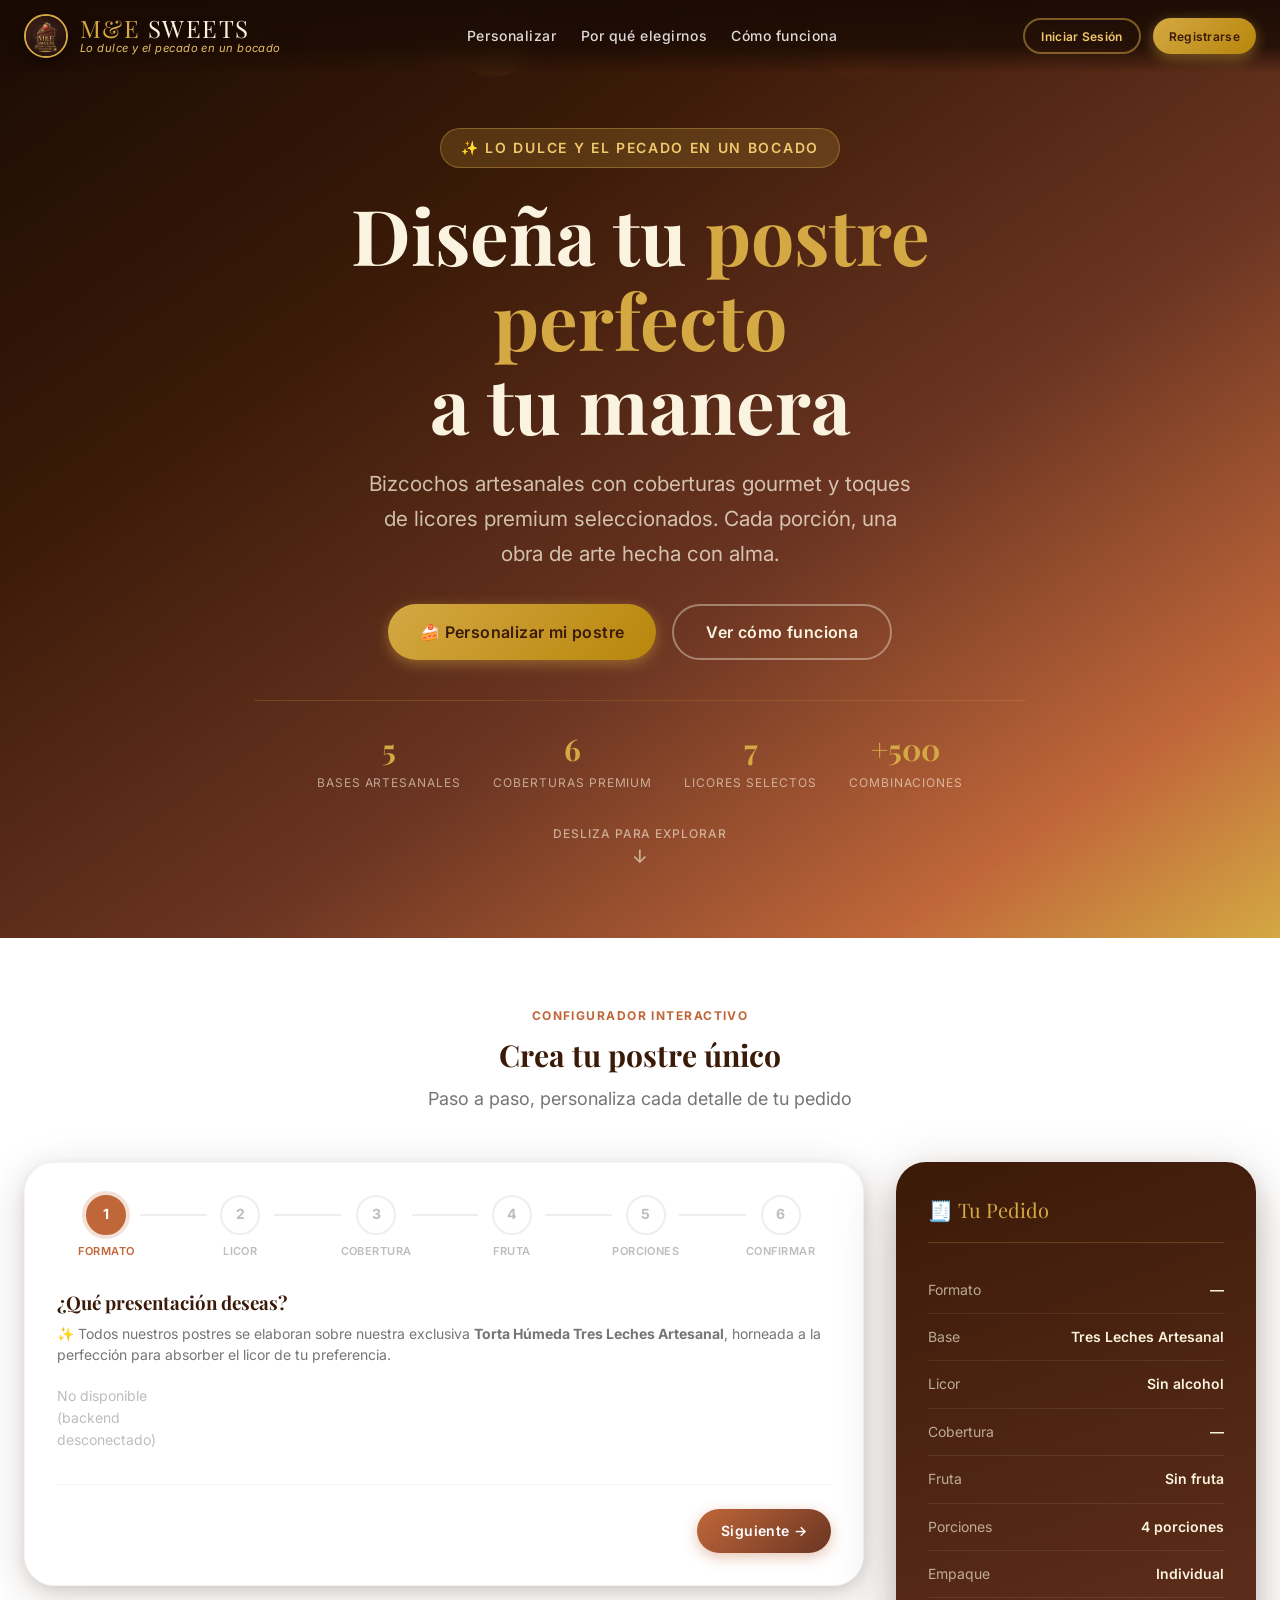
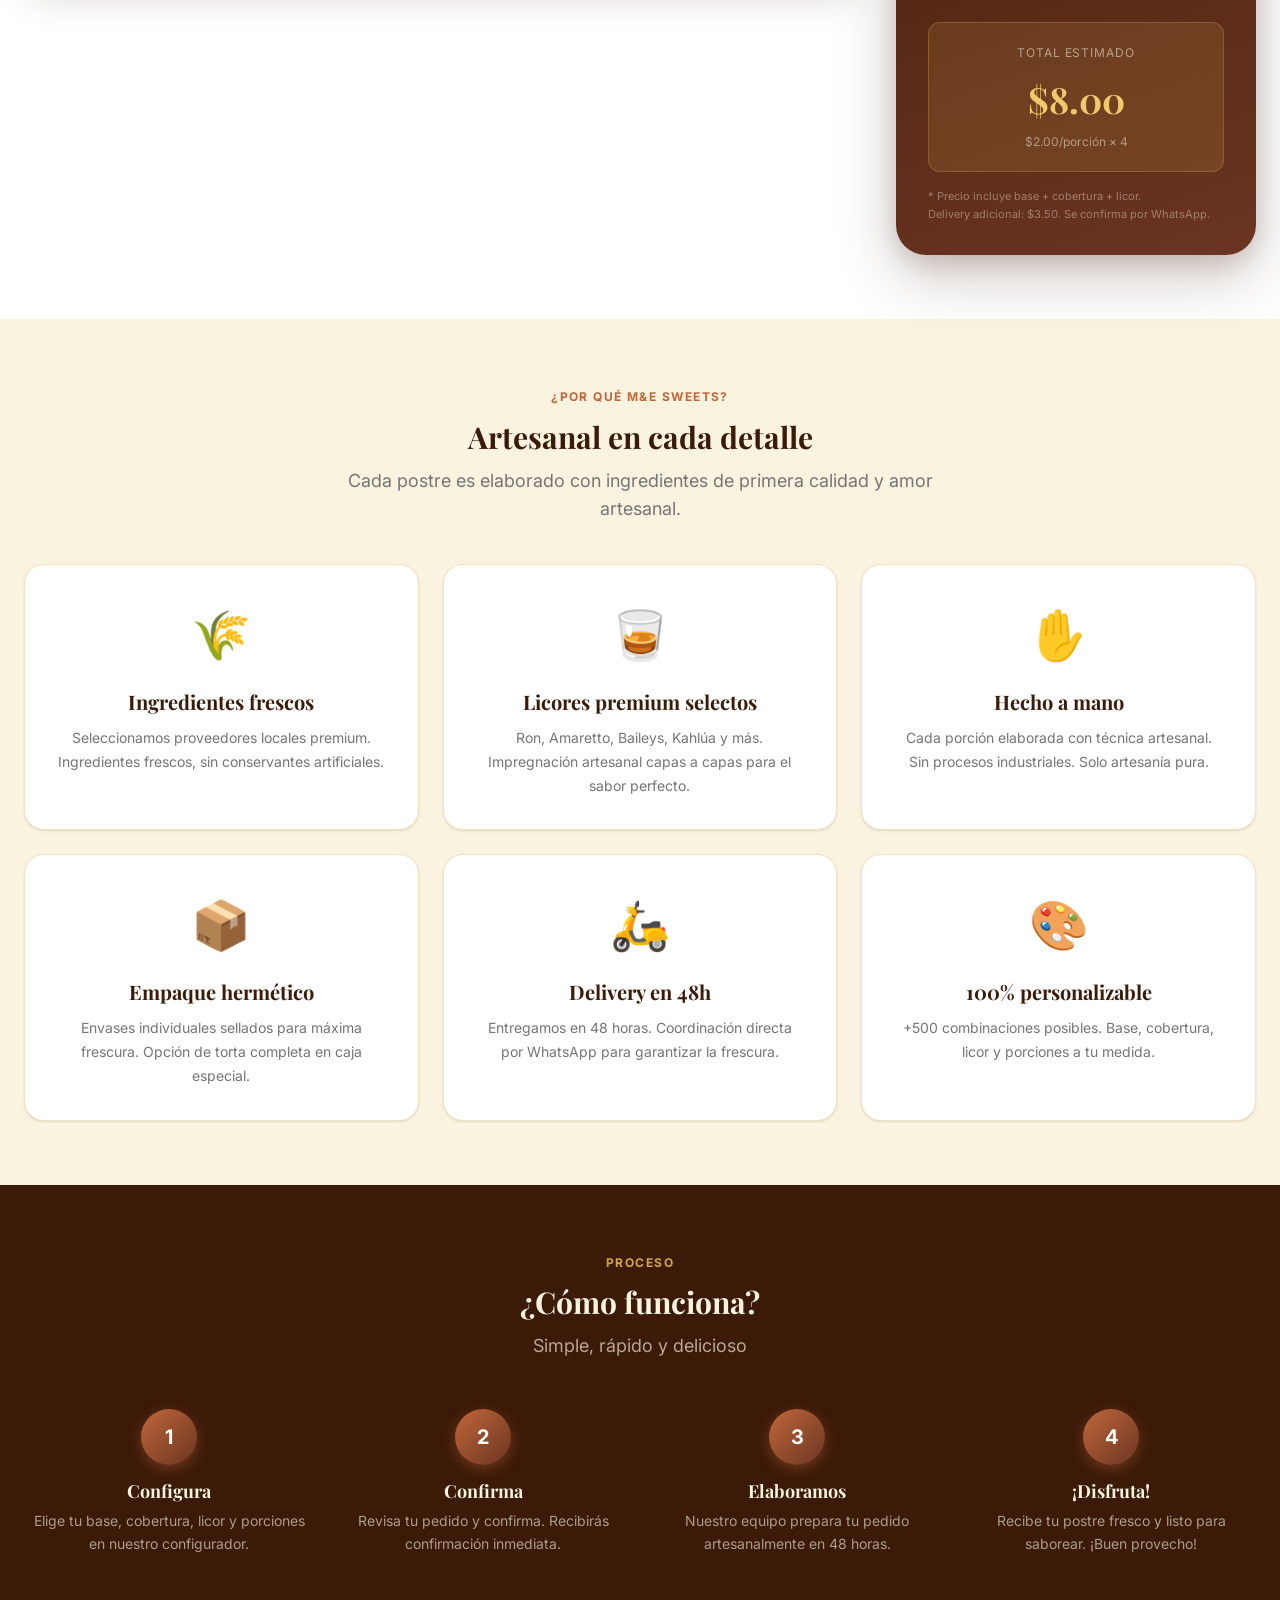
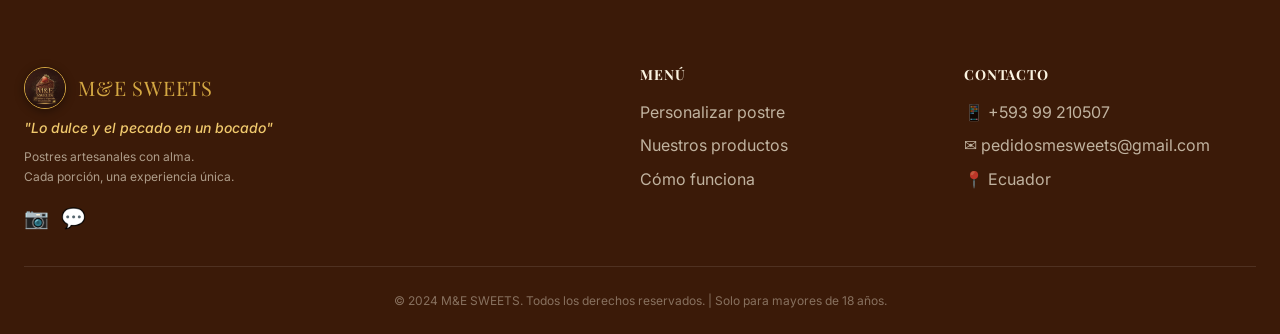
<file: frontend/index.html>
<!DOCTYPE html>
<html lang="es">
<head>
  <meta charset="UTF-8">
  <meta name="viewport" content="width=device-width, initial-scale=1.0">
  <title>M&E SWEETS — Postres Artesanales con Alma</title>
  <meta name="description" content="M&E SWEETS: postres artesanales personalizados con toques de licor premium. Diseña tu postre perfecto: base, cobertura, licor y porciones a tu medida.">
  <meta property="og:title" content="M&E SWEETS — Postres Artesanales">
  <meta property="og:description" content="Postres artesanales con alma. Personaliza tu postre perfecto.">
  <meta http-equiv="Cache-Control" content="no-cache, no-store, must-revalidate">
  <meta http-equiv="Pragma" content="no-cache">
  <meta http-equiv="Expires" content="0">
  <link rel="preconnect" href="https://fonts.googleapis.com">
  <link rel="stylesheet" href="css/styles.css?v=2.2">
  <style>
  /* ─── HEADER / NAV ──────────────────────────────────────────────────────── */
  .header {
    position: fixed; top: 0; left: 0; right: 0;
    height: var(--header-h);
    z-index: 300;
    background: linear-gradient(180deg, rgba(26,11,4,.95) 0%, rgba(26,11,4,.80) 65%, rgba(26,11,4,0) 100%);
    backdrop-filter: blur(8px);
    -webkit-backdrop-filter: blur(8px);
    transition: all var(--transition-base);
  }
  .header.scrolled {
    background: rgba(35,14,5,.98);
    backdrop-filter: blur(14px);
    -webkit-backdrop-filter: blur(14px);
    box-shadow: 0 4px 20px rgba(0,0,0,0.4);
    border-bottom: 1px solid rgba(212,168,67,0.15);
  }
  .nav {
    height: 100%;
    display: flex;
    align-items: center;
    justify-content: space-between;
    max-width: var(--max-width);
    margin: 0 auto;
    padding: 0 var(--space-6);
  }
  .nav-brand {
    display: flex;
    align-items: center;
    gap: var(--space-3);
    cursor: pointer;
    text-decoration: none;
    user-select: none;
  }
  .nav-brand-logo {
    width: 44px;
    height: 44px;
    border-radius: 50%;
    object-fit: cover;
    border: 2px solid var(--color-dorado);
    box-shadow: 0 3px 12px rgba(0,0,0,0.45);
    transition: transform var(--transition-fast), box-shadow var(--transition-fast);
    flex-shrink: 0;
  }
  .nav-brand:hover .nav-brand-logo {
    transform: scale(1.05);
    box-shadow: 0 4px 16px rgba(212,168,67,0.35);
  }
  .brand-text-col {
    display: flex;
    flex-direction: column;
    justify-content: center;
  }
  .brand-title {
    font-family: var(--font-display);
    font-size: var(--font-size-2xl);
    color: var(--color-dorado);
    letter-spacing: 0.06em;
    line-height: 1;
    text-shadow: 0 2px 8px rgba(0,0,0,.3);
  }
  .brand-title span { color: var(--color-crema); }
  .brand-slogan {
    font-family: var(--font-body);
    font-size: 0.70rem;
    color: var(--color-dorado-light);
    letter-spacing: 0.04em;
    font-style: italic;
    opacity: 0.95;
    margin-top: 2px;
    line-height: 1.2;
    white-space: nowrap;
  }
  @media (max-width: 600px) {
    .brand-slogan { display: none; }
  }
  .nav-links {
    display: flex; align-items: center; gap: var(--space-6);
  }
  .nav-link {
    color: rgba(255,255,255,.85);
    font-size: var(--font-size-sm);
    font-weight: 500;
    letter-spacing: 0.04em;
    transition: color var(--transition-fast);
    cursor: pointer;
  }
  .nav-link:hover { color: var(--color-dorado-light); }
  .nav-actions { display: flex; align-items: center; gap: var(--space-3); }

  /* ─── HERO ──────────────────────────────────────────────────────────────── */
  .hero {
    min-height: 100vh;
    position: relative;
    display: flex; flex-direction: column; align-items: center; justify-content: center;
    text-align: center;
    overflow: hidden;
    padding-top: calc(var(--header-h) + 2.5rem);
    padding-bottom: 3.5rem;
    box-sizing: border-box;
  }
  .hero-bg {
    position: absolute; inset: 0;
    background: linear-gradient(145deg,
      #1a0b04 0%, #3B1A08 30%, #6B3522 60%, #C0673A 85%, #D4A843 100%);
  }
  .hero-particles {
    position: absolute; inset: 0; overflow: hidden;
  }
  .particle {
    position: absolute;
    border-radius: 50%;
    background: rgba(212,168,67,.15);
    animation: float linear infinite;
  }
  @keyframes float {
    0%   { transform: translateY(100vh) scale(0); opacity: 0; }
    10%  { opacity: 1; }
    90%  { opacity: .5; }
    100% { transform: translateY(-100px) scale(1); opacity: 0; }
  }
  .hero-content {
    position: relative; z-index: 2;
    max-width: 820px;
    padding: var(--space-4) var(--space-6);
  }
  .hero-eyebrow {
    display: inline-block;
    background: rgba(212,168,67,.20);
    border: 1px solid rgba(212,168,67,.40);
    color: var(--color-dorado-light);
    padding: var(--space-2) var(--space-5);
    border-radius: var(--radius-full);
    font-size: var(--font-size-sm);
    font-weight: 600;
    letter-spacing: 0.12em;
    text-transform: uppercase;
    margin-bottom: var(--space-6);
    animation: fadeInDown 0.8s ease;
  }
  @keyframes fadeInDown { from { opacity:0;transform:translateY(-20px);} to { opacity:1;transform:none;} }
  @keyframes fadeInUp   { from { opacity:0;transform:translateY(20px);}  to { opacity:1;transform:none;} }

  .hero-title {
    font-family: var(--font-display);
    font-size: clamp(2.5rem, 6vw, 5rem);
    color: var(--color-crema);
    line-height: 1.1;
    margin-bottom: var(--space-5);
    animation: fadeInDown 0.8s 0.1s ease both;
  }
  .hero-title .highlight {
    color: var(--color-dorado);
    position: relative;
  }
  .hero-subtitle {
    color: rgba(250,243,224,.75);
    font-size: clamp(1rem, 2.5vw, 1.3rem);
    max-width: 560px;
    margin: 0 auto var(--space-8);
    line-height: 1.7;
    animation: fadeInUp 0.8s 0.2s ease both;
  }
  .hero-actions {
    display: flex; gap: var(--space-4);
    justify-content: center; flex-wrap: wrap;
    animation: fadeInUp 0.8s 0.35s ease both;
  }
  .hero-stats {
    display: flex; gap: var(--space-8);
    justify-content: center;
    margin-top: var(--space-10);
    padding-top: var(--space-6);
    border-top: 1px solid rgba(212,168,67,.20);
    animation: fadeInUp 0.8s 0.5s ease both;
  }
  .hero-stat { text-align: center; }
  .hero-stat-value {
    font-family: var(--font-display);
    font-size: var(--font-size-3xl);
    color: var(--color-dorado);
    font-weight: 700;
  }
  .hero-stat-label {
    font-size: var(--font-size-xs);
    color: rgba(250,243,224,.60);
    text-transform: uppercase;
    letter-spacing: 0.08em;
  }
  .hero-scroll {
    display: inline-flex; flex-direction: column; align-items: center; gap: 4px;
    color: rgba(250,243,224,.60); font-size: var(--font-size-xs);
    letter-spacing: 0.08em;
    text-transform: uppercase;
    font-weight: 500;
    margin-top: var(--space-8);
    animation: bounce 2s infinite;
    cursor: pointer; z-index: 2;
    transition: color var(--transition-fast);
  }
  .hero-scroll:hover {
    color: var(--color-dorado-light);
  }
  .hero-scroll .scroll-arrow {
    font-size: 1.15rem;
    line-height: 1;
  }
  @keyframes bounce { 0%,100%{transform:translateY(0);} 50%{transform:translateY(6px);} }

  /* ─── CONFIGURADOR SECTION ──────────────────────────────────────────────── */
  #configurador {
    background: var(--color-white);
    padding: var(--space-16) 0;
  }
  .configurador-wrap {
    display: grid;
    grid-template-columns: 1fr 360px;
    gap: var(--space-8);
    align-items: start;
  }
  .configurador-steps-area {
    background: var(--color-white);
    border-radius: var(--radius-xl);
    box-shadow: var(--shadow-lg);
    padding: var(--space-8);
    border: 1px solid var(--color-gray-100);
  }
  .configurador-summary {
    background: linear-gradient(160deg, var(--color-chocolate), var(--color-choco-mid));
    border-radius: var(--radius-xl);
    padding: var(--space-8);
    color: var(--color-crema);
    position: sticky;
    top: calc(var(--header-h) + var(--space-6));
    box-shadow: var(--shadow-xl);
  }
  .summary-title {
    font-family: var(--font-display);
    font-size: var(--font-size-xl);
    color: var(--color-dorado);
    margin-bottom: var(--space-6);
    border-bottom: 1px solid rgba(212,168,67,.25);
    padding-bottom: var(--space-4);
  }
  .summary-row {
    display: flex; justify-content: space-between; align-items: center;
    padding: var(--space-3) 0;
    border-bottom: 1px solid rgba(255,255,255,.08);
    font-size: var(--font-size-sm);
  }
  .summary-row:last-of-type { border: none; }
  .summary-key { color: rgba(250,243,224,.65); }
  .summary-val { color: var(--color-crema); font-weight: 600; }
  .summary-total {
    margin-top: var(--space-6);
    padding: var(--space-5);
    background: rgba(212,168,67,.15);
    border-radius: var(--radius-md);
    border: 1px solid rgba(212,168,67,.30);
    text-align: center;
  }
  .summary-total .total-label {
    font-size: var(--font-size-xs);
    color: rgba(250,243,224,.55);
    text-transform: uppercase; letter-spacing: 0.08em;
    margin-bottom: var(--space-2);
  }
  .summary-total .total-amount {
    font-family: var(--font-display);
    font-size: var(--font-size-4xl);
    color: var(--color-dorado-light);
    font-weight: 700;
    transition: all 0.3s;
  }
  .summary-total .total-detalle {
    font-size: var(--font-size-xs);
    color: rgba(250,243,224,.50);
    margin-top: var(--space-1);
  }
  .step-nav {
    display: flex; gap: var(--space-3); justify-content: space-between;
    margin-top: var(--space-8);
    padding-top: var(--space-6);
    border-top: 1px solid var(--color-gray-100);
  }

  /* ─── STOCK ALERT ────────────────────────────────────────────────────────── */
  .stock-alert {
    background: var(--color-warning-bg);
    border: 1px solid rgba(230,81,0,.30);
    border-radius: var(--radius-md);
    padding: var(--space-3) var(--space-4);
    font-size: var(--font-size-sm);
    color: var(--color-warning);
    display: none;
    margin-top: var(--space-4);
  }
  .stock-alert.show { display: flex; gap: var(--space-2); align-items: center; }

  /* ─── FEATURES ───────────────────────────────────────────────────────────── */
  #features { background: var(--color-crema); }
  .feature-card {
    background: var(--color-white);
    border-radius: var(--radius-lg);
    padding: var(--space-8);
    text-align: center;
    box-shadow: var(--shadow-sm);
    border: 1px solid var(--color-crema-dark);
    transition: all var(--transition-base);
  }
  .feature-card:hover { transform: translateY(-4px); box-shadow: var(--shadow-lg); }
  .feature-icon {
    font-size: 3rem;
    margin-bottom: var(--space-4);
  }
  .feature-title {
    font-family: var(--font-display);
    font-size: var(--font-size-xl);
    color: var(--color-chocolate);
    margin-bottom: var(--space-3);
  }
  .feature-desc { color: var(--color-gray-600); font-size: var(--font-size-sm); line-height: 1.7; }

  /* ─── CÓMO FUNCIONA ─────────────────────────────────────────────────────── */
  #como-funciona { background: var(--color-white); }
  .process-step {
    text-align: center;
    position: relative;
  }
  .process-num {
    width: 56px; height: 56px;
    background: linear-gradient(135deg, var(--color-terracotta), var(--color-choco-mid));
    color: white;
    border-radius: 50%;
    display: flex; align-items: center; justify-content: center;
    font-size: var(--font-size-xl);
    font-weight: 700;
    margin: 0 auto var(--space-4);
    box-shadow: 0 4px 14px rgba(192,103,58,.40);
  }
  .process-title {
    font-family: var(--font-display);
    font-size: var(--font-size-lg);
    color: var(--color-chocolate);
    margin-bottom: var(--space-2);
  }
  .process-desc { color: var(--color-gray-600); font-size: var(--font-size-sm); }

  /* ─── FOOTER ────────────────────────────────────────────────────────────── */
  .footer {
    background: var(--color-chocolate);
    color: rgba(250,243,224,.70);
    padding: var(--space-12) 0 var(--space-6);
  }
  .footer-brand {
    font-family: var(--font-display);
    font-size: var(--font-size-2xl);
    color: var(--color-dorado);
    margin-bottom: var(--space-3);
  }
  .footer-tagline { font-size: var(--font-size-sm); margin-bottom: var(--space-6); }
  .footer-link {
    cursor: pointer;
    transition: color var(--transition-fast), transform var(--transition-fast);
    display: inline-block;
  }
  .footer-link:hover {
    color: var(--color-dorado-light);
    transform: translateX(4px);
  }
  .footer-bottom {
    border-top: 1px solid rgba(255,255,255,.10);
    padding-top: var(--space-6);
    text-align: center;
    font-size: var(--font-size-xs);
    color: rgba(250,243,224,.40);
  }

  /* ─── AUTH MODAL ─────────────────────────────────────────────────────────── */
  .auth-tabs {
    display: flex; gap: 0;
    border-bottom: 2px solid var(--color-gray-100);
    margin-bottom: var(--space-6);
  }
  .auth-tab {
    flex: 1; padding: var(--space-3);
    text-align: center;
    font-weight: 600;
    font-size: var(--font-size-sm);
    color: var(--color-gray-600);
    border-bottom: 2px solid transparent;
    margin-bottom: -2px;
    cursor: pointer;
    transition: all var(--transition-fast);
  }
  .auth-tab.active {
    color: var(--color-terracotta);
    border-color: var(--color-terracotta);
  }

  /* ─── MY ORDERS ─────────────────────────────────────────────────────────── */
  #mis-pedidos { display: none; }
  .pedido-item {
    background: var(--color-white);
    border-radius: var(--radius-md);
    padding: var(--space-5);
    border: 1px solid var(--color-gray-100);
    box-shadow: var(--shadow-sm);
    margin-bottom: var(--space-4);
  }
  .pedido-item:hover { box-shadow: var(--shadow-md); }

  /* ESTADO COLORES */
  .estado-pendiente     { @extend .badge-warning; }
  .estado-en_preparacion { background:#FFF3CD; color:#856404; }
  .estado-en_camino     { background:#CCE5FF; color:#004085; }
  .estado-entregado     { @extend .badge-success; }
  .estado-cancelado     { @extend .badge-danger; }

  @media (max-width: 1024px) {
    .configurador-wrap { grid-template-columns: 1fr; }
    .configurador-summary { position: static; }
  }
  @media (max-width: 768px) {
    .hero-stats { gap: var(--space-5); flex-wrap: wrap; }
    .hero-actions { flex-direction: column; align-items: center; }
    .nav-links { display: none; }
  }
  </style>
</head>
<body>

<!-- ═══════════════════ HEADER ═══════════════════ -->
<header class="header" id="header">
  <nav class="nav">
    <div class="nav-brand" onclick="irA('#hero')" title="M&E SWEETS — Lo dulce y el pecado en un bocado">
      <img src="logo.jpeg" alt="Logo M&E SWEETS" class="nav-brand-logo">
      <div class="brand-text-col">
        <span class="brand-title">M&amp;E<span> SWEETS</span></span>
        <span class="brand-slogan">Lo dulce y el pecado en un bocado</span>
      </div>
    </div>
    <div class="nav-links">
      <span class="nav-link" onclick="irA('#configurador')">Personalizar</span>
      <span class="nav-link" onclick="irA('#features')">Por qué elegirnos</span>
      <span class="nav-link" onclick="irA('#como-funciona')">Cómo funciona</span>
      <span class="nav-link" id="nav-mis-pedidos" onclick="showMisPedidos()" style="display:none">Mis Pedidos</span>
    </div>
    <div class="nav-actions" id="nav-actions">
      <button class="btn btn-outline btn-sm" style="border-color:rgba(212,168,67,.5);color:var(--color-dorado-light);"
              onclick="openAuthModal('login')">Iniciar Sesión</button>
      <button class="btn btn-gold btn-sm" onclick="openAuthModal('registro')">Registrarse</button>
    </div>
    <div class="nav-actions" id="nav-user" style="display:none">
      <span style="color:rgba(250,243,224,.80);font-size:var(--font-size-sm);" id="nav-user-name">Hola</span>
      <button class="btn btn-ghost btn-sm" style="color:rgba(250,243,224,.70)" onclick="logout()">Salir</button>
    </div>
  </nav>
</header>

<!-- ═══════════════════ HERO ═══════════════════════ -->
<section class="hero" id="hero">
  <div class="hero-bg"></div>
  <div class="hero-particles" id="hero-particles"></div>
  <div class="hero-content">
    <div class="hero-eyebrow">✨ Lo dulce y el pecado en un bocado</div>
    <h1 class="hero-title">
      Diseña tu <span class="highlight">postre perfecto</span><br>a tu manera
    </h1>
    <p class="hero-subtitle">
      Bizcochos artesanales con coberturas gourmet y toques de licores premium seleccionados.
      Cada porción, una obra de arte hecha con alma.
    </p>
    <div class="hero-actions">
      <button class="btn btn-gold btn-lg" onclick="irA('#configurador')">
        🍰 Personalizar mi postre
      </button>
      <button class="btn btn-outline btn-lg" style="border-color:rgba(250,243,224,.40);color:var(--color-crema)"
              onclick="irA('#como-funciona')">
        Ver cómo funciona
      </button>
    </div>
    <div class="hero-stats">
      <div class="hero-stat"><div class="hero-stat-value">5</div><div class="hero-stat-label">Bases artesanales</div></div>
      <div class="hero-stat"><div class="hero-stat-value">6</div><div class="hero-stat-label">Coberturas premium</div></div>
      <div class="hero-stat"><div class="hero-stat-value">7</div><div class="hero-stat-label">Licores selectos</div></div>
      <div class="hero-stat"><div class="hero-stat-value">+500</div><div class="hero-stat-label">Combinaciones</div></div>
    </div>
    <div class="hero-scroll" onclick="irA('#configurador')">
      <span>Desliza para explorar</span>
      <span class="scroll-arrow">↓</span>
    </div>
  </div>
</section>

<!-- ═══════════════════ CONFIGURADOR ═══════════════ -->
<section id="configurador">
  <div class="container">
    <div class="text-center" style="margin-bottom:var(--space-12)">
      <span class="section-label">Configurador Interactivo</span>
      <h2 class="section-title">Crea tu postre único</h2>
      <p class="section-subtitle">Paso a paso, personaliza cada detalle de tu pedido</p>
    </div>

    <div class="configurador-wrap">
      <!-- Panel de pasos -->
      <div class="configurador-steps-area">
        <!-- STEPPER -->
        <div class="steps" id="stepper">
          <div class="step active" id="step-ind-1">
            <div class="step-num">1</div>
            <div class="step-label">Formato</div>
          </div>
          <div class="step-line" id="line-1"></div>
          <div class="step" id="step-ind-2">
            <div class="step-num">2</div>
            <div class="step-label">Licor</div>
          </div>
          <div class="step-line" id="line-2"></div>
          <div class="step" id="step-ind-3">
            <div class="step-num">3</div>
            <div class="step-label">Cobertura</div>
          </div>
          <div class="step-line" id="line-3"></div>
          <div class="step" id="step-ind-4">
            <div class="step-num">4</div>
            <div class="step-label">Fruta</div>
          </div>
          <div class="step-line" id="line-4"></div>
          <div class="step" id="step-ind-5">
            <div class="step-num">5</div>
            <div class="step-label">Porciones</div>
          </div>
          <div class="step-line" id="line-5"></div>
          <div class="step" id="step-ind-6">
            <div class="step-num">6</div>
            <div class="step-label">Confirmar</div>
          </div>
        </div>

        <!-- PANELES DE CADA PASO -->
        <!-- PASO 1: Formato / Presentación -->
        <div class="step-panel" id="panel-1">
          <h3 style="font-family:var(--font-display);margin-bottom:var(--space-2);color:var(--color-chocolate)">
            ¿Qué presentación deseas?
          </h3>
          <p style="font-size:var(--font-size-sm);color:var(--color-gray-600);margin-bottom:var(--space-5);line-height:1.5">
            ✨ Todos nuestros postres se elaboran sobre nuestra exclusiva <strong>Torta Húmeda Tres Leches Artesanal</strong>, horneada a la perfección para absorber el licor de tu preferencia.
          </p>
          <div class="option-grid" id="tipos-grid">
            <div class="flex-center" style="min-height:120px;color:var(--color-gray-400)">
              <div class="spinner"></div>
            </div>
          </div>
        </div>

        <!-- PASO 2: Licor -->
        <div class="step-panel" id="panel-2" style="display:none">
          <h3 style="font-family:var(--font-display);margin-bottom:var(--space-3);color:var(--color-chocolate)">
            Toque de licor embebido
          </h3>
          <p style="font-size:var(--font-size-sm);color:var(--color-gray-600);margin-bottom:var(--space-5);line-height:1.6">
            🔞 Solo para mayores de 18 años. El licor artesanal se embebe en la masa húmeda para un toque gourmet de aroma y sabor (25 ml por porción).
          </p>
          <div class="option-grid" id="licores-grid">
            <div class="option-card" data-licor-id="0" onclick="selectOption(this,'licor',0,'Sin Alcohol',0)">
              <div class="option-icon">🚫</div>
              <div class="option-name">Sin Alcohol</div>
              <div class="option-price" style="font-weight:600">✓ Incluido ($2.00)</div>
            </div>
          </div>
        </div>

        <!-- PASO 3: Cobertura -->
        <div class="step-panel" id="panel-3" style="display:none">
          <h3 style="font-family:var(--font-display);margin-bottom:var(--space-5);color:var(--color-chocolate)">
            Selecciona la cobertura gourmet
          </h3>
          <div class="option-grid" id="coberturas-grid"></div>
        </div>

        <!-- PASO 4: Fruta de Decoración -->
        <div class="step-panel" id="panel-4" style="display:none">
          <h3 style="font-family:var(--font-display);margin-bottom:var(--space-2);color:var(--color-chocolate)">
            Elige la fruta de decoración (Topping)
          </h3>
          <p style="font-size:var(--font-size-sm);color:var(--color-gray-600);margin-bottom:var(--space-5);line-height:1.6">
            🍓 Topping de fruta fresca seleccionada para acompañar tu torta húmeda.
          </p>
          <div class="option-grid" id="frutas-grid">
            <div class="flex-center" style="min-height:120px;color:var(--color-gray-400)">
              <div class="spinner"></div>
            </div>
          </div>
        </div>

        <!-- PASO 5: Porciones -->
        <div class="step-panel" id="panel-5" style="display:none">
          <h3 style="font-family:var(--font-display);margin-bottom:var(--space-5);color:var(--color-chocolate)">
            ¿Cuántas porciones?
          </h3>
          <div style="display:flex;flex-direction:column;gap:var(--space-6)">
            <div style="text-align:center;padding:var(--space-8) 0">
              <div class="qty-control" style="display:inline-flex;padding:var(--space-2)">
                <button class="qty-btn" onclick="changePorciones(-1)">−</button>
                <div class="qty-display" id="porciones-display">4</div>
                <button class="qty-btn" onclick="changePorciones(1)">+</button>
              </div>
              <p style="margin-top:var(--space-3);color:var(--color-gray-600);font-size:var(--font-size-sm)">
                Porciones (1 – <span id="max-porciones">64</span>)
              </p>
            </div>
            <div>
              <p style="font-weight:600;color:var(--color-choco-mid);margin-bottom:var(--space-3);font-size:var(--font-size-sm)">
                Tipo de empaque
              </p>
              <div style="display:flex;gap:var(--space-3);flex-wrap:wrap" id="empaque-options">
                <div class="option-card selected" id="empaque-individual" style="flex:1;min-width:140px;cursor:pointer"
                     onclick="selectEmpaque('individual')">
                  <div class="option-icon">📦</div>
                  <div class="option-name">Envases individuales</div>
                  <div class="option-price">Cada porción sellada</div>
                </div>
                <div class="option-card" id="empaque-torta_completa" style="flex:1;min-width:140px;cursor:pointer"
                     onclick="selectEmpaque('torta_completa')">
                  <div class="option-icon">🎂</div>
                  <div class="option-name">Torta completa</div>
                  <div class="option-price">En caja especial (mín. 8)</div>
                </div>
              </div>
              <div id="empaque-hint" style="margin-top:var(--space-3);font-size:var(--font-size-xs);color:var(--color-chocolate);background:rgba(212,168,67,0.15);border:1px solid rgba(212,168,67,0.35);padding:var(--space-3) var(--space-4);border-radius:var(--radius-md);line-height:1.5;display:flex;align-items:center;gap:6px">
              </div>
            </div>
            <div id="stock-alert-porciones" class="stock-alert">
              ⚠️ <span id="stock-alert-text">Stock insuficiente</span>
            </div>
          </div>
        </div>

        <!-- PASO 6: Confirmar -->
        <div class="step-panel" id="panel-6" style="display:none">
          <h3 style="font-family:var(--font-display);margin-bottom:var(--space-5);color:var(--color-chocolate)">
            Confirma tu pedido
          </h3>
          <div id="resumen-final" style="background:var(--color-gray-50);border-radius:var(--radius-md);padding:var(--space-6);margin-bottom:var(--space-6)">
          </div>
          <div class="form-group">
            <label class="form-label" for="direccion-entrega">Dirección de entrega</label>
            <input type="text" id="direccion-entrega" class="form-control"
                   placeholder="Ej: Av. Amazonas 123, Quito">
          </div>
          <div class="form-group">
            <label class="form-label" for="notas-pedido">Notas especiales (opcional)</label>
            <textarea id="notas-pedido" class="form-control" rows="2"
                      placeholder="Decoración, dedicatoria, instrucciones..."></textarea>
          </div>
          <div class="alert alert-info" style="margin-bottom:var(--space-4)">
            ℹ️ El pago se coordina directamente con el equipo de M&E SWEETS por WhatsApp.
          </div>
        </div>

        <!-- Botones navegación -->
        <div class="step-nav">
          <button class="btn btn-outline" id="btn-prev" onclick="prevStep()" style="display:none">
            ← Anterior
          </button>
          <div style="margin-left:auto;display:flex;gap:var(--space-3)">
            <button class="btn btn-primary" id="btn-next" onclick="nextStep()">
              Siguiente →
            </button>
            <button class="btn btn-gold btn-lg" id="btn-confirm" onclick="confirmarPedido()" style="display:none">
              🍰 Confirmar Pedido
            </button>
          </div>
        </div>
      </div>

      <!-- Sidebar resumen -->
      <div class="configurador-summary">
        <div class="summary-title">🧾 Tu Pedido</div>
        <div class="summary-row">
          <span class="summary-key">Formato</span>
          <span class="summary-val" id="sum-tipo">—</span>
        </div>
        <div class="summary-row">
          <span class="summary-key">Base</span>
          <span class="summary-val" id="sum-base">Tres Leches Artesanal</span>
        </div>
        <div class="summary-row">
          <span class="summary-key">Licor</span>
          <span class="summary-val" id="sum-licor">Sin alcohol</span>
        </div>
        <div class="summary-row">
          <span class="summary-key">Cobertura</span>
          <span class="summary-val" id="sum-cobertura">—</span>
        </div>
        <div class="summary-row">
          <span class="summary-key">Fruta</span>
          <span class="summary-val" id="sum-fruta">Sin fruta</span>
        </div>
        <div class="summary-row">
          <span class="summary-key">Porciones</span>
          <span class="summary-val" id="sum-porciones">4 porciones</span>
        </div>
        <div class="summary-row">
          <span class="summary-key">Empaque</span>
          <span class="summary-val" id="sum-empaque">Individual</span>
        </div>
        <div class="summary-total">
          <div class="total-label">Total estimado</div>
          <div class="total-amount" id="sum-total">$0.00</div>
          <div class="total-detalle" id="sum-detalle">Selecciona todos los pasos</div>
        </div>
        <div style="margin-top:var(--space-4);font-size:11px;color:rgba(250,243,224,.40);line-height:1.6">
          * Precio incluye base + cobertura + licor.<br>
          Delivery adicional: $3.50. Se confirma por WhatsApp.
        </div>
      </div>
    </div>
  </div>
</section>

<!-- ═══════════════════ FEATURES ═══════════════════ -->
<section id="features" class="section">
  <div class="container">
    <div class="text-center reveal">
      <span class="section-label">¿Por qué M&E SWEETS?</span>
      <h2 class="section-title">Artesanal en cada detalle</h2>
      <p class="section-subtitle">Cada postre es elaborado con ingredientes de primera calidad y amor artesanal.</p>
    </div>
    <div class="grid-3 reveal">
      <div class="feature-card">
        <div class="feature-icon">🌾</div>
        <h3 class="feature-title">Ingredientes frescos</h3>
        <p class="feature-desc">Seleccionamos proveedores locales premium. Ingredientes frescos, sin conservantes artificiales.</p>
      </div>
      <div class="feature-card">
        <div class="feature-icon">🥃</div>
        <h3 class="feature-title">Licores premium selectos</h3>
        <p class="feature-desc">Ron, Amaretto, Baileys, Kahlúa y más. Impregnación artesanal capas a capas para el sabor perfecto.</p>
      </div>
      <div class="feature-card">
        <div class="feature-icon">✋</div>
        <h3 class="feature-title">Hecho a mano</h3>
        <p class="feature-desc">Cada porción elaborada con técnica artesanal. Sin procesos industriales. Solo artesanía pura.</p>
      </div>
      <div class="feature-card">
        <div class="feature-icon">📦</div>
        <h3 class="feature-title">Empaque hermético</h3>
        <p class="feature-desc">Envases individuales sellados para máxima frescura. Opción de torta completa en caja especial.</p>
      </div>
      <div class="feature-card">
        <div class="feature-icon">🛵</div>
        <h3 class="feature-title">Delivery en 48h</h3>
        <p class="feature-desc">Entregamos en 48 horas. Coordinación directa por WhatsApp para garantizar la frescura.</p>
      </div>
      <div class="feature-card">
        <div class="feature-icon">🎨</div>
        <h3 class="feature-title">100% personalizable</h3>
        <p class="feature-desc">+500 combinaciones posibles. Base, cobertura, licor y porciones a tu medida.</p>
      </div>
    </div>
  </div>
</section>

<!-- ═══════════════════ CÓMO FUNCIONA ══════════════ -->
<section id="como-funciona" class="section" style="background:var(--color-chocolate)">
  <div class="container">
    <div class="text-center reveal" style="margin-bottom:var(--space-12)">
      <span class="section-label" style="color:var(--color-dorado)">Proceso</span>
      <h2 class="section-title" style="color:var(--color-crema)">¿Cómo funciona?</h2>
      <p class="section-subtitle" style="color:rgba(250,243,224,.65)">Simple, rápido y delicioso</p>
    </div>
    <div class="grid-4 reveal">
      <div class="process-step">
        <div class="process-num">1</div>
        <h4 class="process-title" style="color:var(--color-crema)">Configura</h4>
        <p class="process-desc" style="color:rgba(250,243,224,.60)">Elige tu base, cobertura, licor y porciones en nuestro configurador.</p>
      </div>
      <div class="process-step">
        <div class="process-num">2</div>
        <h4 class="process-title" style="color:var(--color-crema)">Confirma</h4>
        <p class="process-desc" style="color:rgba(250,243,224,.60)">Revisa tu pedido y confirma. Recibirás confirmación inmediata.</p>
      </div>
      <div class="process-step">
        <div class="process-num">3</div>
        <h4 class="process-title" style="color:var(--color-crema)">Elaboramos</h4>
        <p class="process-desc" style="color:rgba(250,243,224,.60)">Nuestro equipo prepara tu pedido artesanalmente en 48 horas.</p>
      </div>
      <div class="process-step">
        <div class="process-num">4</div>
        <h4 class="process-title" style="color:var(--color-crema)">¡Disfruta!</h4>
        <p class="process-desc" style="color:rgba(250,243,224,.60)">Recibe tu postre fresco y listo para saborear. ¡Buen provecho!</p>
      </div>
    </div>
  </div>
</section>

<!-- ═══════════════════ MIS PEDIDOS ════════════════ -->
<section id="mis-pedidos" class="section">
  <div class="container">
    <h2 class="section-title" style="margin-bottom:var(--space-8)">Mis Pedidos</h2>
    <div id="pedidos-lista">
      <div class="flex-center" style="min-height:200px"><div class="spinner"></div></div>
    </div>
  </div>
</section>

<!-- ═══════════════════ FOOTER ═════════════════════ -->
<footer class="footer">
  <div class="container">
    <div style="display:grid;grid-template-columns:2fr 1fr 1fr;gap:var(--space-8);margin-bottom:var(--space-8)">
      <div>
        <div class="footer-brand" style="display:flex;align-items:center;gap:12px;margin-bottom:var(--space-2);">
          <img src="logo.jpeg" alt="Logo M&E SWEETS" style="width:42px;height:42px;border-radius:50%;object-fit:cover;border:1.5px solid var(--color-dorado);box-shadow:0 2px 10px rgba(0,0,0,0.4);flex-shrink:0;">
          <span style="font-family:var(--font-display);font-size:var(--font-size-xl);color:var(--color-dorado);letter-spacing:0.04em;">M&amp;E SWEETS</span>
        </div>
        <p class="footer-tagline" id="footer-slogan" style="font-style:italic;color:var(--color-dorado-light);margin-bottom:var(--space-2);font-weight:500;">
          "Lo dulce y el pecado en un bocado"
        </p>
        <p style="font-size:var(--font-size-xs);color:rgba(250,243,224,.60);margin-bottom:var(--space-4);line-height:1.6;">
          Postres artesanales con alma.<br>Cada porción, una experiencia única.
        </p>
        <div style="display:flex;gap:var(--space-3)">
          <a id="footer-instagram-link" href="https://instagram.com/mesweets" target="_blank" rel="noopener" style="color:var(--color-dorado-light);font-size:var(--font-size-xl);text-decoration:none;" title="Instagram">📷</a>
          <a id="footer-whatsapp-link" href="#" target="_blank" rel="noopener" style="color:var(--color-dorado-light);font-size:var(--font-size-xl);text-decoration:none;" title="WhatsApp">💬</a>
        </div>
      </div>
      <div>
        <h4 style="color:var(--color-crema);font-size:var(--font-size-sm);font-weight:700;margin-bottom:var(--space-4);letter-spacing:.06em;text-transform:uppercase">
          Menú
        </h4>
        <div style="display:flex;flex-direction:column;gap:var(--space-2)">
          <span class="footer-link" onclick="irA('#configurador')">Personalizar postre</span>
          <span class="footer-link" onclick="irA('#features')">Nuestros productos</span>
          <span class="footer-link" onclick="irA('#como-funciona')">Cómo funciona</span>
        </div>
      </div>
      <div>
        <h4 style="color:var(--color-crema);font-size:var(--font-size-sm);font-weight:700;margin-bottom:var(--space-4);letter-spacing:.06em;text-transform:uppercase">
          Contacto
        </h4>
        <div style="display:flex;flex-direction:column;gap:var(--space-2)">
          <span>📱 <a id="footer-telefono" href="tel:+59399210507" style="color:inherit;text-decoration:none;transition:color var(--transition-fast);">+593 99 210507</a></span>
          <span>✉️ <a id="footer-email" href="mailto:pedidosmesweets@gmail.com" style="color:inherit;text-decoration:none;transition:color var(--transition-fast);">pedidosmesweets@gmail.com</a></span>
          <span>📍 Ecuador</span>
        </div>
      </div>
    </div>
    <div class="footer-bottom">
      <p>© 2024 M&E SWEETS. Todos los derechos reservados. | Solo para mayores de 18 años.</p>
    </div>
  </div>
</footer>

<!-- ═══════════════════ MODAL AUTH ═════════════════ -->
<div class="modal-backdrop" id="modal-auth">
  <div class="modal" style="max-width:480px">
    <div class="modal-header">
      <span class="modal-title" id="modal-auth-title">Bienvenido</span>
      <button class="modal-close" onclick="closeAuthModal()">✕</button>
    </div>
    <div class="modal-body">
      <div class="auth-tabs">
        <div class="auth-tab active" id="tab-login" onclick="switchAuthTab('login')">Iniciar Sesión</div>
        <div class="auth-tab" id="tab-registro" onclick="switchAuthTab('registro')">Registrarse</div>
      </div>

      <!-- Login -->
      <div id="form-login">
        <div class="form-group">
          <label class="form-label" for="login-email">Email</label>
          <input type="email" id="login-email" class="form-control" placeholder="tucorreo@email.com">
        </div>
        <div class="form-group">
          <label class="form-label" for="login-password">Contraseña</label>
          <input type="password" id="login-password" class="form-control" placeholder="••••••••">
        </div>
        <div id="login-error" class="alert alert-danger" style="display:none;margin-bottom:var(--space-4)"></div>
        <button class="btn btn-primary btn-full" onclick="doLogin()">Iniciar Sesión</button>
        <p style="text-align:center;margin-top:var(--space-4);font-size:var(--font-size-sm);color:var(--color-gray-600)">
          ¿Admin?
          <a href="admin.html" style="color:var(--color-terracotta);font-weight:600">Panel Administrador →</a>
        </p>
      </div>

      <!-- Registro -->
      <div id="form-registro" style="display:none">
        <div style="display:grid;grid-template-columns:1fr 1fr;gap:var(--space-3)">
          <div class="form-group">
            <label class="form-label" for="reg-nombre">Nombre</label>
            <input type="text" id="reg-nombre" class="form-control" placeholder="María">
          </div>
          <div class="form-group">
            <label class="form-label" for="reg-apellido">Apellido</label>
            <input type="text" id="reg-apellido" class="form-control" placeholder="García">
          </div>
        </div>
        <div class="form-group">
          <label class="form-label" for="reg-email">Email</label>
          <input type="email" id="reg-email" class="form-control" placeholder="tucorreo@email.com">
        </div>
        <div class="form-group">
          <label class="form-label" for="reg-password">Contraseña (mín. 8 caracteres)</label>
          <input type="password" id="reg-password" class="form-control" placeholder="••••••••">
        </div>
        <div class="form-group">
          <label class="form-label" for="reg-telefono">Teléfono</label>
          <input type="tel" id="reg-telefono" class="form-control" placeholder="+593 99 000 0000">
        </div>
        <div class="form-group">
          <label class="form-label" for="reg-nacimiento">
            Fecha de nacimiento <span style="color:var(--color-danger)">*</span>
          </label>
          <input type="date" id="reg-nacimiento" class="form-control">
          <span style="font-size:var(--font-size-xs);color:var(--color-gray-600)">
            Debes ser mayor de 18 años para registrarte.
          </span>
        </div>
        <div class="form-group">
          <label class="form-label" for="reg-direccion">Dirección de entrega</label>
          <input type="text" id="reg-direccion" class="form-control" placeholder="Tu dirección habitual">
        </div>
        <div id="reg-error" class="alert alert-danger" style="display:none;margin-bottom:var(--space-4)"></div>
        <button class="btn btn-primary btn-full" onclick="doRegistro()">Crear mi cuenta</button>
        <p style="text-align:center;margin-top:var(--space-4);font-size:11px;color:var(--color-gray-400)">
          🔞 Solo mayores de 18 años. Al registrarte aceptas nuestros términos de uso.
        </p>
      </div>
    </div>
  </div>
</div>

<!-- ═══════════════════ TOAST ══════════════════════ -->
<div id="toast-container"></div>

<!-- ═══════════════════ SCRIPTS ════════════════════ -->
<script src="js/app.js?v=2.5"></script>
<script>
  // Partículas flotantes en el hero
  (function() {
    const container = document.getElementById('hero-particles');
    for (let i = 0; i < 20; i++) {
      const p = document.createElement('div');
      p.className = 'particle';
      const size = Math.random() * 60 + 20;
      p.style.cssText = `
        width:${size}px; height:${size}px;
        left:${Math.random()*100}%;
        animation-duration:${Math.random()*15+10}s;
        animation-delay:${Math.random()*10}s;
        opacity:${Math.random()*.3};
      `;
      container.appendChild(p);
    }
  })();

  // Header scroll
  window.addEventListener('scroll', () => {
    document.getElementById('header').classList.toggle('scrolled', window.scrollY > 60);
  });

  // Scroll reveal
  const observer = new IntersectionObserver(entries => {
    entries.forEach(e => { if(e.isIntersecting) e.target.classList.add('visible'); });
  }, { threshold: 0.1 });
  document.querySelectorAll('.reveal').forEach(el => observer.observe(el));

  // Desplazamiento suave con compensación del header fijo
  function irA(sel) {
    const el = document.querySelector(sel);
    if (!el) return;
    const headerOffset = 75;
    const elementPosition = el.getBoundingClientRect().top;
    const offsetPosition = elementPosition + window.pageYOffset - headerOffset;
    window.scrollTo({
      top: offsetPosition,
      behavior: 'smooth'
    });
  }
  window.irA = irA;
</script>
</body>
</html>
</file>
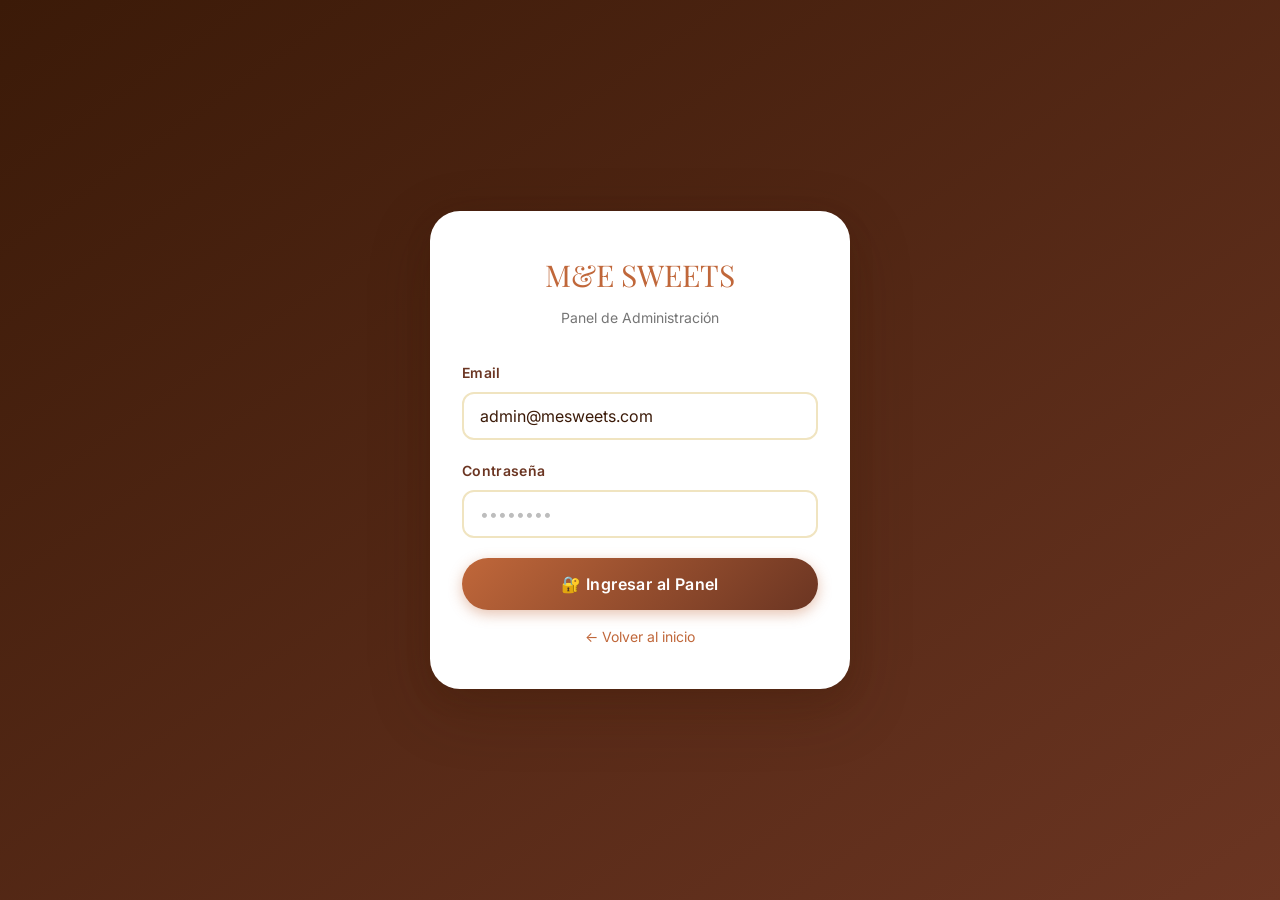
<file: frontend/admin.html>
<!DOCTYPE html>
<html lang="es">
<head>
  <meta charset="UTF-8">
  <meta name="viewport" content="width=device-width, initial-scale=1.0">
  <title>M&E SWEETS — Panel Administrador</title>
  <meta name="robots" content="noindex, nofollow">
  <meta http-equiv="Cache-Control" content="no-cache, no-store, must-revalidate">
  <meta http-equiv="Pragma" content="no-cache">
  <meta http-equiv="Expires" content="0">
  <link rel="preconnect" href="https://fonts.googleapis.com">
  <link rel="stylesheet" href="css/styles.css?v=2.4">
  <style>
  body { background: var(--color-gray-50); }
  .page { display: none; }
  .page.active { display: block; }

  /* Chart mini bar */
  .mini-bar-chart { display: flex; align-items: flex-end; gap: 6px; height: 80px; }
  .mini-bar {
    flex: 1; background: linear-gradient(180deg, var(--color-terracotta), var(--color-dorado));
    border-radius: 4px 4px 0 0; transition: height 0.5s ease; min-width: 8px;
  }

  /* Login admin overlay */
  #login-overlay {
    position: fixed; inset: 0;
    background: linear-gradient(145deg, var(--color-chocolate), var(--color-choco-mid));
    z-index: 9999;
    display: flex; align-items: center; justify-content: center;
  }
  .admin-login-card {
    background: var(--color-white);
    border-radius: var(--radius-xl);
    padding: var(--space-10) var(--space-8);
    width: 100%; max-width: 420px;
    box-shadow: var(--shadow-xl);
    text-align: center;
  }
  .admin-login-logo {
    font-family: var(--font-display);
    font-size: var(--font-size-3xl);
    color: var(--color-terracotta);
    margin-bottom: var(--space-2);
  }
  .admin-login-sub {
    font-size: var(--font-size-sm);
    color: var(--color-gray-600);
    margin-bottom: var(--space-8);
  }

  /* Filtros de pedidos */
  .filter-bar {
    display: flex; gap: var(--space-3); flex-wrap: wrap;
    margin-bottom: var(--space-6); align-items: center;
  }
  .filter-bar .form-control { max-width: 180px; min-height: 40px; padding: var(--space-2) var(--space-3); }

  /* Orden de producción */
  .op-card {
    background: var(--color-white);
    border: 2px solid var(--color-dorado);
    border-radius: var(--radius-lg);
    padding: var(--space-6);
    margin-bottom: var(--space-4);
  }
  .op-header {
    display: flex; justify-content: space-between; align-items: flex-start;
    margin-bottom: var(--space-4);
  }
  .op-ingredientes { display: flex; flex-wrap: wrap; gap: var(--space-3); margin-top: var(--space-4); }
  .op-ingr-item {
    background: var(--color-dorado-pale);
    border-radius: var(--radius-sm);
    padding: var(--space-2) var(--space-3);
    font-size: var(--font-size-sm);
  }

  /* Alertas stock en dashboard */
  .alerta-stock-row {
    display: flex; align-items: center; justify-content: space-between;
    padding: var(--space-3) var(--space-4);
    background: var(--color-warning-bg);
    border-left: 3px solid var(--color-warning);
    border-radius: 0 var(--radius-sm) var(--radius-sm) 0;
    margin-bottom: var(--space-2);
    font-size: var(--font-size-sm);
  }
  .alerta-sin-stock { background: var(--color-danger-bg); border-color: var(--color-danger); }

  /* Config form grid */
  .config-grid { display: grid; grid-template-columns: 1fr 1fr; gap: var(--space-5); }
  @media(max-width:600px){ .config-grid { grid-template-columns: 1fr; } }

  /* Sidebar móvil toggle */
  .sidebar-toggle {
    display: none;
    position: fixed; top: var(--space-4); left: var(--space-4);
    z-index: 300; background: var(--color-chocolate);
    color: white; width: 40px; height: 40px;
    border-radius: var(--radius-sm); align-items: center; justify-content: center;
    font-size: 18px; cursor: pointer;
  }
  @media(max-width:1024px){ .sidebar-toggle { display: flex; } }
  </style>
</head>
<body>

<!-- ═══════════════════ LOGIN OVERLAY ══════════════ -->
<div id="login-overlay">
  <div class="admin-login-card">
    <div class="admin-login-logo">M&amp;E SWEETS</div>
    <p class="admin-login-sub">Panel de Administración</p>
    <div class="form-group" style="text-align:left">
      <label class="form-label" for="admin-email">Email</label>
      <input type="email" id="admin-email" class="form-control" placeholder="admin@mesweets.com"
             value="admin@mesweets.com">
    </div>
    <div class="form-group" style="text-align:left">
      <label class="form-label" for="admin-pass">Contraseña</label>
      <input type="password" id="admin-pass" class="form-control" placeholder="••••••••"
             onkeydown="if(event.key==='Enter')doAdminLogin()">
    </div>
    <div id="login-admin-error" class="alert alert-danger" style="display:none;margin-bottom:var(--space-4)"></div>
    <button class="btn btn-primary btn-full btn-lg" onclick="doAdminLogin()">
      🔐 Ingresar al Panel
    </button>
    <p style="margin-top:var(--space-4);font-size:var(--font-size-sm)">
      <a href="index.html" style="color:var(--color-terracotta)">← Volver al inicio</a>
    </p>
  </div>
</div>

<!-- ═══════════════════ SIDEBAR ════════════════════ -->
<button class="sidebar-toggle" id="sidebar-toggle" onclick="toggleSidebar()" style="display:none">☰</button>

<div class="admin-layout" id="admin-layout" style="display:none">
  <nav class="sidebar" id="sidebar">
    <div class="sidebar-brand" style="display:flex;align-items:center;gap:12px;">
      <img src="logo.jpeg" alt="Logo M&E SWEETS" style="width:36px;height:36px;border-radius:50%;object-fit:cover;border:1.5px solid var(--color-dorado);box-shadow:0 2px 8px rgba(0,0,0,0.4);flex-shrink:0;">
      <div>
        <h2 style="margin:0;font-size:1.15rem;letter-spacing:0.04em;">M&amp;E SWEETS</h2>
        <small style="color:var(--color-dorado-light);opacity:0.85;font-size:0.75rem;">Panel Administrador</small>
      </div>
    </div>

    <div class="nav-section">
      <div class="nav-section-label">Principal</div>
      <div class="nav-item active" id="nav-dashboard" onclick="showPage('dashboard')">
        <span class="nav-icon">📊</span> Dashboard
      </div>
      <div class="nav-item" id="nav-pedidos" onclick="showPage('pedidos')">
        <span class="nav-icon">📦</span> Pedidos
        <span class="nav-badge" id="badge-pedidos">0</span>
      </div>
    </div>

    <div class="nav-section">
      <div class="nav-section-label">Inventario</div>
      <div class="nav-item" id="nav-ingredientes" onclick="showPage('ingredientes')">
        <span class="nav-icon">🌾</span> Ingredientes
      </div>
      <div class="nav-item" id="nav-licores" onclick="showPage('licores')">
        <span class="nav-icon">🥃</span> Licores
      </div>
      <div class="nav-item" id="nav-frutas" onclick="showPage('frutas')">
        <span class="nav-icon">🍓</span> Frutas
      </div>
      <div class="nav-item" id="nav-productos" onclick="showPage('productos')">
        <span class="nav-icon">🍰</span> Bases & Coberturas
      </div>
      <div class="nav-item" id="nav-movimientos" onclick="showPage('movimientos')">
        <span class="nav-icon">📋</span> Movimientos
      </div>
    </div>

    <div class="nav-section">
      <div class="nav-section-label">Gestión</div>
      <div class="nav-item" id="nav-clientes" onclick="showPage('clientes')">
        <span class="nav-icon">👥</span> Clientes
      </div>
      <div class="nav-item" id="nav-reportes" onclick="showPage('reportes')">
        <span class="nav-icon">📈</span> Reportes
      </div>
      <div class="nav-item" id="nav-configuracion" onclick="showPage('configuracion')">
        <span class="nav-icon">⚙️</span> Configuración
      </div>
    </div>

    <div style="padding:var(--space-3) var(--space-4) var(--space-6);border-top:1px solid rgba(255,255,255,.10);margin-top:var(--space-3);flex-shrink:0">
      <div class="nav-item" onclick="adminLogout()" style="color:rgba(255,255,255,.85)">
        <span class="nav-icon">🚪</span> Cerrar Sesión
      </div>
      <p style="font-size:10px;color:rgba(255,255,255,.30);padding:2px var(--space-2);margin:0">
        M&amp;E SWEETS Admin v1.0
      </p>
    </div>
  </nav>

  <div class="admin-content">
    <!-- TOPBAR -->
    <div class="admin-topbar">
      <div style="display:flex;align-items:center;gap:var(--space-4)">
        <button class="sidebar-toggle" style="display:none;position:static" id="topbar-toggle" onclick="toggleSidebar()">☰</button>
        <h1 id="page-title">Dashboard</h1>
      </div>
      <div style="display:flex;align-items:center;gap:var(--space-4)">
        <span id="admin-name-display" style="font-size:var(--font-size-sm);color:var(--color-gray-600)"></span>
        <div style="width:36px;height:36px;border-radius:50%;background:var(--color-terracotta);
                    display:flex;align-items:center;justify-content:center;color:white;font-weight:700">A</div>
        <button class="btn btn-outline btn-sm" onclick="adminLogout()" style="display:flex;align-items:center;gap:6px;padding:6px 14px;border-color:var(--color-terracotta);color:var(--color-terracotta);font-weight:600;cursor:pointer">
          🚪 Cerrar Sesión
        </button>
      </div>
    </div>

    <div class="admin-main">
      <!-- ═══ PAGE: DASHBOARD ═══ -->
      <div class="page active" id="page-dashboard">
        <!-- Stats cards -->
        <div class="grid-4" style="margin-bottom:var(--space-6)">
          <div class="stat-card terra">
            <div class="stat-icon">📦</div>
            <div class="stat-value" id="stat-pedidos-hoy">0</div>
            <div class="stat-label">Pedidos hoy</div>
          </div>
          <div class="stat-card dorado">
            <div class="stat-icon">💰</div>
            <div class="stat-value" id="stat-ingresos-hoy">$0.00</div>
            <div class="stat-label">Ingresos hoy</div>
            <div id="stat-ingresos-sub" style="font-size:11px;color:rgba(0,0,0,0.55);margin-top:3px;font-weight:600">Total: $0.00</div>
          </div>
          <div class="stat-card choco">
            <div class="stat-icon">👥</div>
            <div class="stat-value" id="stat-clientes">0</div>
            <div class="stat-label">Clientes registrados</div>
          </div>
          <div class="stat-card success">
            <div class="stat-icon">🌾</div>
            <div class="stat-value" id="stat-alertas">0</div>
            <div class="stat-label">Alertas de stock</div>
          </div>
        </div>

        <div class="grid-2" style="margin-bottom:var(--space-6)">
          <!-- Pedidos recientes -->
          <div class="card">
            <div class="flex-between" style="margin-bottom:var(--space-4)">
              <h3 style="font-size:var(--font-size-base);font-weight:600">Pedidos Recientes</h3>
              <button class="btn btn-ghost btn-sm" onclick="showPage('pedidos')">Ver todos →</button>
            </div>
            <div id="pedidos-recientes-list">
              <div class="flex-center"><div class="spinner"></div></div>
            </div>
          </div>

          <!-- Alertas de stock -->
          <div class="card">
            <div class="flex-between" style="margin-bottom:var(--space-4)">
              <h3 style="font-size:var(--font-size-base);font-weight:600">⚠️ Alertas de Stock</h3>
              <button class="btn btn-ghost btn-sm" onclick="showPage('ingredientes')">Gestionar →</button>
            </div>
            <div id="alertas-stock-list">
              <div class="flex-center"><div class="spinner"></div></div>
            </div>
          </div>
        </div>

        <!-- Ingresos 7 días -->
        <div class="card">
          <h3 style="font-size:var(--font-size-base);font-weight:600;margin-bottom:var(--space-4)">
            📈 Ingresos (últimos 7 días)
          </h3>
          <div id="chart-ingresos" class="mini-bar-chart">
            <div class="flex-center" style="width:100%"><div class="spinner"></div></div>
          </div>
          <div id="chart-labels" style="display:flex;gap:6px;margin-top:8px"></div>
        </div>
      </div>

      <!-- ═══ PAGE: PEDIDOS ═══ -->
      <div class="page" id="page-pedidos">
        <div class="filter-bar">
          <select class="form-control" id="filtro-estado" onchange="loadPedidosAdmin()">
            <option value="">Todos los estados</option>
            <option value="pendiente">Pendiente</option>
            <option value="en_preparacion">En Preparación</option>
            <option value="en_camino">En Camino</option>
            <option value="entregado">Entregado</option>
            <option value="cancelado">Cancelado</option>
          </select>
          <input type="date" class="form-control" id="filtro-fecha" onchange="loadPedidosAdmin()" style="max-width:160px">
          <button class="btn btn-ghost btn-sm" onclick="document.getElementById('filtro-estado').value='';document.getElementById('filtro-fecha').value='';loadPedidosAdmin()">
            Limpiar
          </button>
        </div>
        <div class="table-wrap">
          <table class="data-table">
            <thead>
              <tr>
                <th style="width:45px">#</th>
                <th style="min-width:180px">Cliente &amp; Contacto</th>
                <th style="min-width:140px">Formato / Empaque</th>
                <th style="min-width:130px">Base</th>
                <th style="min-width:125px">Cobertura</th>
                <th style="min-width:135px">Licor</th>
                <th style="min-width:115px">Fruta</th>
                <th style="min-width:160px">Entrega &amp; Notas</th>
                <th style="text-align:center;width:60px">Porc.</th>
                <th style="min-width:75px">Total</th>
                <th style="text-align:center;min-width:110px">Estado</th>
                <th style="min-width:120px">Fecha</th>
                <th class="col-acciones" style="min-width:140px;text-align:center">Acciones</th>
              </tr>
            </thead>
            <tbody id="tabla-pedidos"></tbody>
          </table>
        </div>
      </div>

      <!-- ═══ PAGE: INGREDIENTES ═══ -->
      <div class="page" id="page-ingredientes">
        <div style="display:flex;justify-content:space-between;align-items:center;gap:var(--space-4);margin-bottom:var(--space-5);flex-wrap:wrap">
          <div style="display:flex;align-items:center;gap:var(--space-3);flex:1;max-width:440px;position:relative">
            <span style="position:absolute;left:14px;color:var(--color-gray-400);font-size:15px;pointer-events:none">🔍</span>
            <input type="text" id="buscar-ingrediente" class="form-control"
                   style="padding-left:38px;padding-right:32px;border-radius:var(--radius-full);background:var(--color-white);border:1px solid var(--color-gray-200);box-shadow:var(--shadow-sm);font-size:13px;width:100%"
                   placeholder="Buscar por nombre, lote, proveedor o estado..."
                   oninput="filtrarIngredientes(this.value)">
            <button id="btn-limpiar-ingr" onclick="limpiarBusquedaIngredientes()"
                    style="position:absolute;right:10px;background:none;border:none;color:var(--color-gray-400);cursor:pointer;display:none;font-size:14px" title="Limpiar">✕</button>
          </div>
          <div style="display:flex;gap:var(--space-3);align-items:center">
            <span id="contador-ingredientes" style="font-size:var(--font-size-xs);color:var(--color-gray-600)"></span>
            <button class="btn btn-primary btn-sm" onclick="openModalIngrediente()">+ Nuevo Ingrediente</button>
          </div>
        </div>
        <!-- CUADRO EXPLICATIVO DE UNIDADES Y CONSUMO -->
        <div style="background:#FFFDF9;border:1px solid #E6CA65;border-radius:var(--radius-lg);padding:var(--space-4) var(--space-5);margin-bottom:var(--space-5);box-shadow:var(--shadow-sm)">
          <div style="display:flex;justify-content:space-between;align-items:center;cursor:pointer" onclick="toggleGuiaIngredientes()">
            <div style="display:flex;align-items:center;gap:var(--space-2)">
              <span style="font-size:20px">💡</span>
              <div>
                <strong style="color:var(--color-chocolate);font-size:14px">Guía de Control: Conversión de Compras y Consumo por Porción</strong>
                <div style="font-size:11px;color:var(--color-gray-500)">Referencia práctica para registrar stock y planificar la producción del taller</div>
              </div>
            </div>
            <button type="button" id="btn-toggle-guia" class="btn btn-sm btn-ghost" style="font-size:12px;color:var(--color-terracotta);padding:4px 8px">
              ▼ Ocultar Guía
            </button>
          </div>
          <div id="cuerpo-guia-ingredientes" style="margin-top:var(--space-4);display:grid;grid-template-columns:1fr 1fr;gap:var(--space-6);font-size:13px;color:var(--color-gray-800);border-top:1px dashed #E6CA65;padding-top:var(--space-4)">
            <div>
              <div style="font-weight:700;color:var(--color-terracotta);margin-bottom:8px;display:flex;align-items:center;gap:6px;font-size:13.5px">
                <span>⚖️</span> 1. ¿Cómo registrar compras en el inventario?
              </div>
              <p style="margin:0 0 8px 0;line-height:1.4">
                El sistema descuenta en <strong>gramos (g)</strong> y <strong>mililitros (ml)</strong>. Si compras en kilos o litros, debes registrar la cantidad convertida:
              </p>
              <ul style="margin:0;padding-left:18px;line-height:1.6">
                <li><strong>Sólidos (Azúcar, Harina, Polvo de Hornear):</strong> Unidad base = <code>g</code>.<br>
                  <em>Ejemplo práctico:</em> Si compras <strong>3 paquetes de 1 Kilo de azúcar</strong> (1 kg = 1,000 g), equivale a <strong>3,000 g</strong>. Debes ingresar <code>3000</code> en Stock Actual.</li>
                <li><strong>Líquidos (Aceite vegetal, Leche, Esencias):</strong> Unidad base = <code>ml</code>.<br>
                  <em>Ejemplo práctico:</em> Si compras <strong>2 botellas de 1 Litro de aceite</strong> (1 L = 1,000 ml), equivale a <strong>2,000 ml</strong>. Debes ingresar <code>2000</code> en Stock Actual.</li>
                <li><strong>Huevos y Empaques:</strong> Unidad base = <code>unidad</code>.<br>
                  <em>Ejemplo:</em> 1 cubeta de huevos de 30 unidades = ingresar <code>30</code> unidades.</li>
              </ul>
            </div>
            <div>
              <div style="font-weight:700;color:var(--color-terracotta);margin-bottom:8px;display:flex;align-items:center;gap:6px;font-size:13.5px">
                <span>🍰</span> 2. Consumo estándar por Porción de Torta
              </div>
              <p style="margin:0 0 8px 0;line-height:1.4">
                Insumos promedio estimados que consume elaborar <strong>1 porción individual</strong> de bizcocho artesanal húmedo:
              </p>
              <div style="display:grid;grid-template-columns:1fr 1fr;gap:6px 12px;background:rgba(218,165,32,0.08);padding:10px 14px;border-radius:var(--radius-md);margin-bottom:8px">
                <div>• <strong>Harina de trigo:</strong> ~35 g</div>
                <div>• <strong>Azúcar blanca:</strong> ~30 g</div>
                <div>• <strong>Huevos:</strong> ~0.5 unidad</div>
                <div>• <strong>Mantequilla/Margarina:</strong> ~20 g</div>
                <div>• <strong>Aceite vegetal:</strong> ~12 ml</div>
                <div>• <strong>Leche líquida:</strong> ~25 ml</div>
              </div>
              <div style="font-size:12px;color:var(--color-chocolate);background:#FFF8E7;border:1px solid #FFE082;border-radius:6px;padding:8px 12px;line-height:1.4">
                🎂 <strong>Para 1 Torta Completa (8 porciones):</strong> Multiplica por 8 → Requiere aprox. <strong>280g de harina</strong>, <strong>240g de azúcar</strong>, <strong>4 huevos</strong>, <strong>160g de mantequilla</strong> y <strong>100ml de aceite</strong>.
              </div>
            </div>
          </div>
        </div>
        <div class="table-wrap">
          <table class="data-table">
            <thead>
              <tr>
                <th>Nombre</th><th>Unidad</th><th>Stock</th><th>Mínimo</th>
                <th>Estado</th><th>Precio/U</th><th>Caducidad</th><th>Lote</th><th>Proveedor</th><th>Acciones</th>
              </tr>
            </thead>
            <tbody id="tabla-ingredientes"></tbody>
          </table>
        </div>
      </div>

      <!-- ═══ PAGE: LICORES ═══ -->
      <div class="page" id="page-licores">
        <div style="display:flex;justify-content:space-between;align-items:center;gap:var(--space-4);margin-bottom:var(--space-5);flex-wrap:wrap">
          <div style="display:flex;align-items:center;gap:var(--space-3);flex:1;max-width:440px;position:relative">
            <span style="position:absolute;left:14px;color:var(--color-gray-400);font-size:15px;pointer-events:none">🔍</span>
            <input type="text" id="buscar-licor" class="form-control"
                   style="padding-left:38px;padding-right:32px;border-radius:var(--radius-full);background:var(--color-white);border:1px solid var(--color-gray-200);box-shadow:var(--shadow-sm);font-size:13px;width:100%"
                   placeholder="Buscar licor por nombre o tipo..."
                   oninput="filtrarLicores(this.value)">
            <button id="btn-limpiar-licor" onclick="limpiarBusquedaLicores()"
                    style="position:absolute;right:10px;background:none;border:none;color:var(--color-gray-400);cursor:pointer;display:none;font-size:14px" title="Limpiar">✕</button>
          </div>
          <div style="display:flex;gap:var(--space-3);align-items:center">
            <span id="contador-licores" style="font-size:var(--font-size-xs);color:var(--color-gray-600)"></span>
            <button class="btn btn-primary btn-sm" onclick="openModalLicor()">+ Nuevo Licor</button>
          </div>
        </div>
        <div class="table-wrap">
          <table class="data-table">
            <thead>
              <tr>
                <th>Nombre</th><th>Tipo</th><th>Grado Alc.</th><th>Stock (ml)</th>
                <th>Mín (ml)</th><th>Porciones Disp.</th><th>Estado</th><th>Precio/750ml</th><th>Acciones</th>
              </tr>
            </thead>
            <tbody id="tabla-licores"></tbody>
          </table>
        </div>
      </div>

      <!-- ═══ PAGE: FRUTAS ═══ -->
      <div class="page" id="page-frutas">
        <div style="display:flex;justify-content:space-between;align-items:center;margin-bottom:var(--space-4);flex-wrap:wrap;gap:var(--space-3)">
          <div style="display:flex;gap:var(--space-3);align-items:center;flex-wrap:wrap">
            <div class="search-bar" style="max-width:280px">
              <span class="search-icon">🔍</span>
              <input type="text" id="buscar-fruta" placeholder="Buscar fruta..." oninput="filtrarFrutas(this.value)">
              <button id="btn-limpiar-fruta" onclick="limpiarBusquedaFrutas()" style="display:none;background:none;border:none;color:var(--color-gray-400);cursor:pointer;font-size:12px;padding:0 6px">✕</button>
            </div>
            <span id="contador-frutas" style="font-size:var(--font-size-xs);color:var(--color-gray-500)"></span>
          </div>
          <button class="btn btn-primary btn-sm" onclick="openModalFruta()">+ Nueva Fruta</button>
        </div>
        <div class="table-wrap">
          <table class="data-table">
            <thead>
              <tr>
                <th style="width:50px;text-align:center">Icono</th>
                <th>Nombre</th>
                <th>Descripción</th>
                <th>Stock (g)</th>
                <th>Stock Mín. (g)</th>
                <th>g / Porción</th>
                <th>Recargo PVP</th>
                <th>Estado Stock</th>
                <th>Activo</th>
                <th>Acciones</th>
              </tr>
            </thead>
            <tbody id="tabla-frutas"></tbody>
          </table>
        </div>
      </div>

      <!-- ═══ PAGE: PRODUCTOS (Bases y Coberturas) ═══ -->
      <div class="page" id="page-productos">
        <div style="display:flex;gap:var(--space-4);margin-bottom:var(--space-6);flex-wrap:wrap">
          <button class="btn btn-primary btn-sm" onclick="openModalBase()">+ Nueva Base</button>
          <button class="btn btn-outline btn-sm" onclick="openModalCobertura()">+ Nueva Cobertura</button>
        </div>
        <div style="display:flex;flex-direction:column;gap:var(--space-8)">
          <div>
            <div style="display:flex;justify-content:space-between;align-items:center;margin-bottom:var(--space-3)">
              <h3 style="font-size:var(--font-size-base);font-weight:600;margin:0">🍰 Bases de Postre</h3>
              <span style="font-size:12px;color:var(--color-gray-500)">Masa y bizcochos artesanales</span>
            </div>
            <div class="table-wrap">
              <table class="data-table">
                <thead><tr><th>Nombre</th><th>Descripción</th><th>Stock Porciones</th><th>PVP</th><th>Activo</th><th>Acciones</th></tr></thead>
                <tbody id="tabla-bases"></tbody>
              </table>
            </div>
          </div>
          <div>
            <div style="display:flex;justify-content:space-between;align-items:center;margin-bottom:var(--space-3)">
              <h3 style="font-size:var(--font-size-base);font-weight:600;margin:0">🎂 Coberturas</h3>
              <span style="font-size:12px;color:var(--color-gray-500)">Cremas, glaseados y baños de dulce</span>
            </div>
            <div class="table-wrap">
              <table class="data-table">
                <thead><tr><th>Nombre</th><th>Descripción</th><th>Stock (g)</th><th>g / Porción</th><th>PVP</th><th>Activo</th><th>Acciones</th></tr></thead>
                <tbody id="tabla-coberturas"></tbody>
              </table>
            </div>
          </div>
        </div>
      </div>

      <!-- ═══ PAGE: MOVIMIENTOS ═══ -->
      <div class="page" id="page-movimientos">
        <div class="table-wrap">
          <table class="data-table">
            <thead>
              <tr>
                <th>Fecha</th><th>Tipo Recurso</th><th>Recurso</th><th>Movimiento</th>
                <th>Cantidad</th><th>Antes</th><th>Después</th><th>Pedido</th><th>Usuario</th><th>Motivo</th>
              </tr>
            </thead>
            <tbody id="tabla-movimientos"></tbody>
          </table>
        </div>
      </div>

      <!-- ═══ PAGE: CLIENTES ═══ -->
      <div class="page" id="page-clientes">
        <div class="table-wrap">
          <table class="data-table">
            <thead>
              <tr>
                <th>Nombre</th><th>Email</th><th>Teléfono</th><th>Nacimiento</th>
                <th>Pedidos</th><th>Registro</th><th>Estado</th><th>Acciones</th>
              </tr>
            </thead>
            <tbody id="tabla-clientes"></tbody>
          </table>
        </div>
      </div>

      <!-- ═══ PAGE: REPORTES ═══ -->
      <div class="page" id="page-reportes">
        <div class="grid-3" style="margin-bottom:var(--space-6)">
          <div class="card">
            <h4 style="font-weight:600;margin-bottom:var(--space-4)">📊 Ventas por Cobertura</h4>
            <div id="rep-coberturas">
              <div class="flex-center"><div class="spinner"></div></div>
            </div>
          </div>
          <div class="card">
            <h4 style="font-weight:600;margin-bottom:var(--space-4)">🥃 Ventas por Licor</h4>
            <div id="rep-licores">
              <div class="flex-center"><div class="spinner"></div></div>
            </div>
          </div>
          <div class="card">
            <h4 style="font-weight:600;margin-bottom:var(--space-4)">⚠️ Insumos Críticos</h4>
            <div id="rep-criticos">
              <div class="flex-center"><div class="spinner"></div></div>
            </div>
          </div>
        </div>
        <div class="card">
          <div class="flex-between" style="margin-bottom:var(--space-4)">
            <h4 style="font-weight:600">💰 Ingresos por Período</h4>
            <select class="form-control" id="periodo-select" style="max-width:140px" onchange="loadReporteIngresos()">
              <option value="dia">Por día</option>
              <option value="semana">Por semana</option>
              <option value="mes" selected>Por mes</option>
            </select>
          </div>
          <div class="table-wrap">
            <table class="data-table">
              <thead><tr><th>Período</th><th>Pedidos</th><th>Porciones</th><th>Ingresos</th></tr></thead>
              <tbody id="tabla-ingresos"></tbody>
            </table>
          </div>
        </div>
      </div>

      <!-- ═══ PAGE: CONFIGURACIÓN ═══ -->
      <div class="page" id="page-configuracion">
        <div class="card" style="max-width:700px">
          <h3 style="font-weight:600;margin-bottom:var(--space-6)">⚙️ Parámetros del Sistema</h3>
          <div id="config-form" class="config-grid"></div>
          <div style="margin-top:var(--space-6)">
            <button class="btn btn-primary" onclick="saveConfig()">Guardar Cambios</button>
          </div>
        </div>
      </div>
    </div><!-- /admin-main -->
  </div><!-- /admin-content -->
</div><!-- /admin-layout -->

<!-- ═══════════════ MODALES ═══════════════════════ -->

<!-- Modal Ingrediente -->
<div class="modal-backdrop" id="modal-ingrediente">
  <div class="modal" style="max-width:640px">
    <div class="modal-header">
      <span class="modal-title" id="modal-ingr-title">Nuevo Ingrediente</span>
      <button class="modal-close" onclick="closeModal('modal-ingrediente')">✕</button>
    </div>
    <div class="modal-body">
      <input type="hidden" id="ingr-id">
      <div style="display:grid;grid-template-columns:1fr 1fr;gap:var(--space-4)">
        <div class="form-group" style="grid-column:1/-1">
          <label class="form-label">Nombre *</label>
          <input type="text" id="ingr-nombre" class="form-control" placeholder="Harina de trigo">
        </div>
        <div class="form-group">
          <label class="form-label">Unidad de medida *</label>
          <select id="ingr-unidad" class="form-control">
            <option value="g">Gramos (g)</option>
            <option value="kg">Kilogramos (kg)</option>
            <option value="ml">Mililitros (ml)</option>
            <option value="l">Litros (l)</option>
            <option value="unidad">Unidad</option>
            <option value="taza">Taza</option>
            <option value="cucharada">Cucharada</option>
          </select>
        </div>
        <div class="form-group">
          <label class="form-label">Precio por unidad ($) *</label>
          <input type="number" id="ingr-precio" class="form-control" min="0" step="0.0001" placeholder="0.0015">
        </div>
        <div class="form-group">
          <label class="form-label">Stock actual *</label>
          <input type="number" id="ingr-stock" class="form-control" min="0" step="0.001" placeholder="500">
        </div>
        <div class="form-group">
          <label class="form-label">Stock mínimo *</label>
          <input type="number" id="ingr-stock-min" class="form-control" min="0" step="0.001" placeholder="100">
        </div>
        <div class="form-group">
          <label class="form-label">Fecha ingreso</label>
          <input type="date" id="ingr-f-ingreso" class="form-control">
        </div>
        <div class="form-group">
          <label class="form-label">Fecha caducidad</label>
          <input type="date" id="ingr-f-cad" class="form-control">
        </div>
        <div class="form-group">
          <label class="form-label">Lote</label>
          <input type="text" id="ingr-lote" class="form-control" placeholder="LOT-001">
        </div>
        <div class="form-group" style="grid-column:1/-1">
          <label class="form-label">Notas</label>
          <textarea id="ingr-notas" class="form-control" rows="2" placeholder="Observaciones..."></textarea>
        </div>
      </div>
    </div>
    <div class="modal-footer">
      <button class="btn btn-ghost" onclick="closeModal('modal-ingrediente')">Cancelar</button>
      <button class="btn btn-primary" onclick="saveIngrediente()">Guardar</button>
    </div>
  </div>
</div>

<!-- Modal Licor -->
<div class="modal-backdrop" id="modal-licor">
  <div class="modal">
    <div class="modal-header">
      <span class="modal-title" id="modal-licor-title">Nuevo Licor</span>
      <button class="modal-close" onclick="closeModal('modal-licor')">✕</button>
    </div>
    <div class="modal-body">
      <input type="hidden" id="licor-id">
      <div style="display:grid;grid-template-columns:1fr 1fr;gap:var(--space-4)">
        <div class="form-group" style="grid-column:1/-1">
          <label class="form-label">Nombre *</label>
          <input type="text" id="licor-nombre" class="form-control" placeholder="Ron Barceló Imperial">
        </div>
        <div class="form-group">
          <label class="form-label">Tipo *</label>
          <input type="text" id="licor-tipo" class="form-control" placeholder="Ron, Amaretto, Whisky...">
        </div>
        <div class="form-group">
          <label class="form-label">Grado alcohólico (%) *</label>
          <input type="number" id="licor-grado" class="form-control" min="0" max="100" step="0.1">
        </div>
        <div class="form-group">
          <label class="form-label">Stock actual (ml) *</label>
          <input type="number" id="licor-stock" class="form-control" min="0" step="0.01">
        </div>
        <div class="form-group">
          <label class="form-label">Stock mínimo (ml) *</label>
          <input type="number" id="licor-stock-min" class="form-control" min="0" step="0.01">
        </div>
        <div class="form-group">
          <label class="form-label">Precio botella 750ml ($) *</label>
          <input type="number" id="licor-precio" class="form-control" min="0" step="0.01">
        </div>
        <div class="form-group">
          <label class="form-label">ml por porción *</label>
          <input type="number" id="licor-ml-porcion" class="form-control" min="1" step="0.5" value="10">
        </div>
      </div>
    </div>
    <div class="modal-footer">
      <button class="btn btn-ghost" onclick="closeModal('modal-licor')">Cancelar</button>
      <button class="btn btn-primary" onclick="saveLicor()">Guardar</button>
    </div>
  </div>
</div>

<!-- Modal Base -->
<div class="modal-backdrop" id="modal-base">
  <div class="modal">
    <div class="modal-header">
      <span class="modal-title" id="modal-base-title">Nueva Base de Postre</span>
      <button class="modal-close" onclick="closeModal('modal-base')">✕</button>
    </div>
    <div class="modal-body">
      <input type="hidden" id="base-id">
      <div class="form-group">
        <label class="form-label">Nombre *</label>
        <input type="text" id="base-nombre" class="form-control" placeholder="Bizcocho de Vainilla">
      </div>
      <div class="form-group">
        <label class="form-label">Descripción</label>
        <textarea id="base-desc" class="form-control" rows="2"></textarea>
      </div>
      <div style="display:grid;grid-template-columns:1fr 1fr 1fr;gap:var(--space-3)">
        <div class="form-group">
          <label class="form-label">Costo base ($)</label>
          <input type="number" id="base-costo" class="form-control" min="0" step="0.01">
        </div>
        <div class="form-group">
          <label class="form-label">Precio venta sugerido ($)</label>
          <input type="number" id="base-pvp" class="form-control" min="0" step="0.01">
        </div>
        <div class="form-group">
          <label class="form-label">Stock porciones</label>
          <input type="number" id="base-stock" class="form-control" min="0">
        </div>
      </div>
    </div>
    <div class="modal-footer">
      <button class="btn btn-ghost" onclick="closeModal('modal-base')">Cancelar</button>
      <button class="btn btn-primary" onclick="saveBase()">Guardar</button>
    </div>
  </div>
</div>

<!-- Modal Cobertura -->
<div class="modal-backdrop" id="modal-cobertura">
  <div class="modal">
    <div class="modal-header">
      <span class="modal-title" id="modal-cob-title">Nueva Cobertura</span>
      <button class="modal-close" onclick="closeModal('modal-cobertura')">✕</button>
    </div>
    <div class="modal-body">
      <input type="hidden" id="cob-id">
      <div class="form-group">
        <label class="form-label">Nombre *</label>
        <input type="text" id="cob-nombre" class="form-control" placeholder="Manjar Dulce de Leche">
      </div>
      <div class="form-group">
        <label class="form-label">Descripción</label>
        <textarea id="cob-desc" class="form-control" rows="2"></textarea>
      </div>
      <div style="display:grid;grid-template-columns:1fr 1fr 1fr 1fr;gap:var(--space-3)">
        <div class="form-group">
          <label class="form-label">Costo base ($)</label>
          <input type="number" id="cob-costo" class="form-control" min="0" step="0.01">
        </div>
        <div class="form-group">
          <label class="form-label">PVP ($)</label>
          <input type="number" id="cob-pvp" class="form-control" min="0" step="0.01">
        </div>
        <div class="form-group">
          <label class="form-label">Stock (g)</label>
          <input type="number" id="cob-stock" class="form-control" min="0" step="0.01">
        </div>
        <div class="form-group">
          <label class="form-label">g por porción</label>
          <input type="number" id="cob-gxp" class="form-control" min="1" step="0.1" value="30">
        </div>
      </div>
    </div>
    <div class="modal-footer">
      <button class="btn btn-ghost" onclick="closeModal('modal-cobertura')">Cancelar</button>
      <button class="btn btn-primary" onclick="saveCobertura()">Guardar</button>
    </div>
  </div>
</div>

<!-- Modal Fruta -->
<div class="modal-backdrop" id="modal-fruta">
  <div class="modal">
    <div class="modal-header">
      <span class="modal-title" id="modal-fruta-title">Nueva Fruta</span>
      <button class="modal-close" onclick="closeModal('modal-fruta')">✕</button>
    </div>
    <div class="modal-body">
      <input type="hidden" id="fruta-id">
      <div style="display:grid;grid-template-columns:1fr 1fr;gap:var(--space-4)">
        <div class="form-group" style="grid-column:1/-1">
          <label class="form-label">Nombre de la Fruta *</label>
          <input type="text" id="fruta-nombre" class="form-control" placeholder="Ej: Manzana Verde en Láminas">
        </div>
        <div class="form-group" style="grid-column:1/-1">
          <label class="form-label">Icono / Emoji o URL de Imagen</label>
          <div style="display:flex;gap:var(--space-2);align-items:center;flex-wrap:wrap">
            <input type="text" id="fruta-icono" class="form-control" placeholder="🍓 o 🍏 o https://..." style="max-width:140px">
            <div style="display:flex;gap:3px;flex-wrap:wrap">
              <button type="button" class="btn btn-sm btn-ghost" style="padding:2px 6px" onclick="setFrutaIcon('🍓')">🍓</button>
              <button type="button" class="btn btn-sm btn-ghost" style="padding:2px 6px" onclick="setFrutaIcon('🍍')">🍍</button>
              <button type="button" class="btn btn-sm btn-ghost" style="padding:2px 6px" onclick="setFrutaIcon('🍑')">🍑</button>
              <button type="button" class="btn btn-sm btn-ghost" style="padding:2px 6px" onclick="setFrutaIcon('🍏')">🍏</button>
              <button type="button" class="btn btn-sm btn-ghost" style="padding:2px 6px" onclick="setFrutaIcon('🍎')">🍎</button>
              <button type="button" class="btn btn-sm btn-ghost" style="padding:2px 6px" onclick="setFrutaIcon('🍌')">🍌</button>
              <button type="button" class="btn btn-sm btn-ghost" style="padding:2px 6px" onclick="setFrutaIcon('🥝')">🥝</button>
              <button type="button" class="btn btn-sm btn-ghost" style="padding:2px 6px" onclick="setFrutaIcon('🫐')">🫐</button>
              <button type="button" class="btn btn-sm btn-ghost" style="padding:2px 6px" onclick="setFrutaIcon('🍒')">🍒</button>
              <button type="button" class="btn btn-sm btn-ghost" style="padding:2px 6px" onclick="setFrutaIcon('🥭')">🥭</button>
              <button type="button" class="btn btn-sm btn-ghost" style="padding:2px 6px" onclick="setFrutaIcon('🍇')">🍇</button>
              <button type="button" class="btn btn-sm btn-ghost" style="padding:2px 6px" onclick="setFrutaIcon('🥥')">🥥</button>
            </div>
          </div>
          <span style="font-size:11px;color:var(--color-gray-500)">Si lo dejas vacío, el sistema asignará el emoji automáticamente según el nombre.</span>
        </div>
        <div class="form-group" style="grid-column:1/-1">
          <label class="form-label">Descripción para el cliente</label>
          <textarea id="fruta-desc" class="form-control" rows="2" placeholder="Láminas crujientes y frescas de manzana verde..."></textarea>
        </div>
        <div class="form-group">
          <label class="form-label">Stock actual (g) *</label>
          <input type="number" id="fruta-stock" class="form-control" min="0" step="10" placeholder="2000">
        </div>
        <div class="form-group">
          <label class="form-label">Stock mínimo (g) *</label>
          <input type="number" id="fruta-stock-min" class="form-control" min="0" step="10" placeholder="300">
        </div>
        <div class="form-group">
          <label class="form-label">Gramos por porción (g) *</label>
          <input type="number" id="fruta-gxp" class="form-control" min="1" step="1" value="25">
        </div>
        <div class="form-group">
          <label class="form-label">Recargo por porción ($) (0 = incluida)</label>
          <input type="number" id="fruta-pvp" class="form-control" min="0" step="0.05" value="0.00">
        </div>
        <div class="form-group" style="grid-column:1/-1">
          <label class="form-label" style="display:flex;align-items:center;gap:var(--space-2);cursor:pointer">
            <input type="checkbox" id="fruta-activo" checked style="width:16px;height:16px">
            Fruta disponible / activa en el catálogo
          </label>
        </div>
      </div>
    </div>
    <div class="modal-footer">
      <button class="btn btn-ghost" onclick="closeModal('modal-fruta')">Cancelar</button>
      <button class="btn btn-primary" onclick="saveFruta()">Guardar Fruta</button>
    </div>
  </div>
</div>

<!-- Modal Estado Pedido -->
<div class="modal-backdrop" id="modal-estado-pedido">
  <div class="modal" style="max-width:420px">
    <div class="modal-header">
      <span class="modal-title">Cambiar Estado del Pedido</span>
      <button class="modal-close" onclick="closeModal('modal-estado-pedido')">✕</button>
    </div>
    <div class="modal-body">
      <input type="hidden" id="ep-pedido-id">
      <div class="form-group">
        <label class="form-label">Nuevo Estado</label>
        <select id="ep-nuevo-estado" class="form-control">
          <option value="pendiente">Pendiente</option>
          <option value="en_preparacion">En Preparación</option>
          <option value="en_camino">En Camino</option>
          <option value="entregado">Entregado</option>
          <option value="cancelado">Cancelado</option>
        </select>
      </div>
      <div class="form-group">
        <label class="form-label">Notas internas (opcional)</label>
        <textarea id="ep-notas" class="form-control" rows="2" placeholder="Notas para el equipo..."></textarea>
      </div>
    </div>
    <div class="modal-footer">
      <button class="btn btn-ghost" onclick="closeModal('modal-estado-pedido')">Cancelar</button>
      <button class="btn btn-primary" onclick="saveEstadoPedido()">Actualizar Estado</button>
    </div>
  </div>
</div>

<!-- Modal Detalle Pedido / Orden Producción -->
<div class="modal-backdrop" id="modal-detalle-pedido">
  <div class="modal" style="max-width:680px">
    <div class="modal-header">
      <span class="modal-title" id="modal-dp-title">Detalle del Pedido</span>
      <button class="modal-close" onclick="closeModal('modal-detalle-pedido')">✕</button>
    </div>
    <div class="modal-body" id="modal-dp-body">
    </div>
  </div>
</div>

<div id="toast-container"></div>

<script src="js/admin.js?v=2.6"></script>
</body>
</html>
</file>
<file: frontend/css/styles.css>
/* =============================================================================
   M&E SWEETS — Global CSS Design System
   Paleta: Crema · Chocolate · Terracotta · Dorado
   ============================================================================= */

@import url('https://fonts.googleapis.com/css2?family=Playfair+Display:wght@400;600;700&family=Inter:wght@300;400;500;600;700&display=swap');

/* ─── Variables ─────────────────────────────────────────────────────────────── */
:root {
  /* Paleta principal */
  --color-crema:        #FAF3E0;
  --color-crema-dark:   #F0E4C0;
  --color-chocolate:    #3B1A08;
  --color-choco-mid:    #6B3522;
  --color-choco-light:  #A0522D;
  --color-terracotta:   #C0673A;
  --color-terra-dark:   #9B4E2B;
  --color-dorado:       #D4A843;
  --color-dorado-light: #F0C96D;
  --color-dorado-pale:  #FFF8E1;

  /* Neutros */
  --color-white:        #FFFFFF;
  --color-gray-50:      #FAFAFA;
  --color-gray-100:     #F5F5F5;
  --color-gray-200:     #EEEEEE;
  --color-gray-400:     #BDBDBD;
  --color-gray-600:     #757575;
  --color-gray-800:     #424242;
  --color-black:        #1A1A1A;

  /* Semánticos */
  --color-success:      #2E7D32;
  --color-success-bg:   #E8F5E9;
  --color-warning:      #E65100;
  --color-warning-bg:   #FFF3E0;
  --color-danger:       #C62828;
  --color-danger-bg:    #FFEBEE;
  --color-info:         #1565C0;
  --color-info-bg:      #E3F2FD;

  /* Tipografía */
  --font-display:       'Playfair Display', Georgia, serif;
  --font-body:          'Inter', system-ui, sans-serif;
  --font-size-xs:       0.75rem;
  --font-size-sm:       0.875rem;
  --font-size-base:     1rem;
  --font-size-lg:       1.125rem;
  --font-size-xl:       1.25rem;
  --font-size-2xl:      1.5rem;
  --font-size-3xl:      1.875rem;
  --font-size-4xl:      2.25rem;
  --font-size-5xl:      3rem;

  /* Espaciado */
  --space-1:   0.25rem;
  --space-2:   0.5rem;
  --space-3:   0.75rem;
  --space-4:   1rem;
  --space-5:   1.25rem;
  --space-6:   1.5rem;
  --space-8:   2rem;
  --space-10:  2.5rem;
  --space-12:  3rem;
  --space-16:  4rem;
  --space-20:  5rem;

  /* Bordes */
  --radius-sm:   6px;
  --radius-md:   12px;
  --radius-lg:   20px;
  --radius-xl:   30px;
  --radius-full: 9999px;

  /* Sombras */
  --shadow-sm:   0 1px 3px rgba(59,26,8,.08), 0 1px 2px rgba(59,26,8,.06);
  --shadow-md:   0 4px 16px rgba(59,26,8,.12), 0 2px 6px rgba(59,26,8,.08);
  --shadow-lg:   0 10px 40px rgba(59,26,8,.18), 0 4px 12px rgba(59,26,8,.10);
  --shadow-xl:   0 20px 60px rgba(59,26,8,.25), 0 8px 24px rgba(59,26,8,.15);
  --shadow-glow: 0 0 30px rgba(212,168,67,.35);

  /* Transiciones */
  --transition-fast:   150ms ease;
  --transition-base:   250ms ease;
  --transition-slow:   400ms ease;

  /* Layout */
  --max-width:   1280px;
  --header-h:    72px;
}

/* ─── Reset ──────────────────────────────────────────────────────────────────── */
*, *::before, *::after { box-sizing: border-box; margin: 0; padding: 0; }

html {
  scroll-behavior: smooth;
  font-size: 16px;
  -webkit-text-size-adjust: 100%;
}

body {
  font-family: var(--font-body);
  background-color: var(--color-crema);
  color: var(--color-chocolate);
  line-height: 1.6;
  min-height: 100vh;
  overflow-x: hidden;
}

img { max-width: 100%; height: auto; display: block; }
a   { color: inherit; text-decoration: none; }
ul, ol { list-style: none; }
button { cursor: pointer; font-family: inherit; border: none; background: none; }
input, select, textarea { font-family: inherit; font-size: inherit; }

/* ─── Utilidades comunes ─────────────────────────────────────────────────────── */
.container {
  width: 100%;
  max-width: var(--max-width);
  margin: 0 auto;
  padding: 0 var(--space-6);
}

.visually-hidden {
  position: absolute; width: 1px; height: 1px;
  overflow: hidden; clip: rect(0,0,0,0); white-space: nowrap;
}

.text-center { text-align: center; }
.text-right  { text-align: right; }
.fw-500      { font-weight: 500; }
.fw-600      { font-weight: 600; }
.fw-700      { font-weight: 700; }

/* ─── Tipografía display ────────────────────────────────────────────────────── */
.font-display { font-family: var(--font-display); }

h1, h2, h3, h4 {
  font-family: var(--font-display);
  line-height: 1.2;
  color: var(--color-chocolate);
}

/* ─── BOTONES ────────────────────────────────────────────────────────────────── */
.btn {
  display: inline-flex;
  align-items: center;
  justify-content: center;
  gap: var(--space-2);
  padding: var(--space-3) var(--space-6);
  border-radius: var(--radius-full);
  font-size: var(--font-size-sm);
  font-weight: 600;
  letter-spacing: 0.025em;
  transition: all var(--transition-base);
  position: relative;
  overflow: hidden;
  white-space: nowrap;
  min-height: 44px;
}

.btn::after {
  content: '';
  position: absolute; inset: 0;
  background: rgba(255,255,255,0);
  transition: background var(--transition-fast);
  border-radius: inherit;
}
.btn:hover::after { background: rgba(255,255,255,.12); }
.btn:active { transform: scale(.98); }

.btn-primary {
  background: linear-gradient(135deg, var(--color-terracotta), var(--color-choco-mid));
  color: var(--color-white);
  box-shadow: 0 4px 14px rgba(192,103,58,.40);
}
.btn-primary:hover { box-shadow: 0 6px 20px rgba(192,103,58,.55); transform: translateY(-1px); }

.btn-gold {
  background: linear-gradient(135deg, var(--color-dorado), #B8860B);
  color: var(--color-chocolate);
  box-shadow: 0 4px 14px rgba(212,168,67,.45);
}
.btn-gold:hover { box-shadow: var(--shadow-glow); transform: translateY(-1px); }

.btn-outline {
  border: 2px solid var(--color-choco-mid);
  color: var(--color-choco-mid);
  background: transparent;
}
.btn-outline:hover { background: var(--color-choco-mid); color: var(--color-white); }

.btn-ghost {
  color: var(--color-choco-mid);
  background: transparent;
}
.btn-ghost:hover { background: var(--color-crema-dark); }

.btn-sm { padding: var(--space-2) var(--space-4); font-size: var(--font-size-xs); min-height: 36px; }
.btn-lg { padding: var(--space-4) var(--space-8); font-size: var(--font-size-base); min-height: 52px; }
.btn-full { width: 100%; }

.btn:disabled {
  opacity: .5; pointer-events: none;
}

/* ─── CARDS ──────────────────────────────────────────────────────────────────── */
.card {
  background: var(--color-white);
  border-radius: var(--radius-lg);
  box-shadow: var(--shadow-md);
  padding: var(--space-6);
  transition: box-shadow var(--transition-base), transform var(--transition-base);
}
.card:hover { box-shadow: var(--shadow-lg); }

.card-elevated {
  background: var(--color-white);
  border-radius: var(--radius-lg);
  box-shadow: var(--shadow-lg);
  padding: var(--space-8);
}

/* ─── FORMULARIOS ────────────────────────────────────────────────────────────── */
.form-group {
  display: flex;
  flex-direction: column;
  gap: var(--space-2);
  margin-bottom: var(--space-5);
}

.form-label {
  font-size: var(--font-size-sm);
  font-weight: 600;
  color: var(--color-choco-mid);
  letter-spacing: 0.025em;
}

.form-control {
  width: 100%;
  padding: var(--space-3) var(--space-4);
  border: 2px solid var(--color-crema-dark);
  border-radius: var(--radius-md);
  font-size: var(--font-size-base);
  color: var(--color-chocolate);
  background: var(--color-white);
  transition: border-color var(--transition-fast), box-shadow var(--transition-fast);
  outline: none;
}
.form-control:focus {
  border-color: var(--color-terracotta);
  box-shadow: 0 0 0 3px rgba(192,103,58,.18);
}
.form-control::placeholder { color: var(--color-gray-400); }
.form-control.error { border-color: var(--color-danger); }

.form-error {
  font-size: var(--font-size-xs);
  color: var(--color-danger);
  display: none;
}
.form-error.show { display: block; }

/* ─── BADGES / CHIPS ────────────────────────────────────────────────────────── */
.badge {
  display: inline-flex;
  align-items: center;
  gap: var(--space-1);
  padding: var(--space-1) var(--space-3);
  border-radius: var(--radius-full);
  font-size: var(--font-size-xs);
  font-weight: 600;
  letter-spacing: 0.04em;
  text-transform: uppercase;
}

.badge-success  { background: var(--color-success-bg); color: var(--color-success); }
.badge-warning  { background: var(--color-warning-bg); color: var(--color-warning); }
.badge-danger   { background: var(--color-danger-bg);  color: var(--color-danger);  }
.badge-info     { background: var(--color-info-bg);    color: var(--color-info);    }
.badge-gold     { background: var(--color-dorado-pale); color: var(--color-choco-mid); }
.badge-choco    { background: var(--color-choco-mid);  color: var(--color-white);   }

/* ─── ALERTAS ────────────────────────────────────────────────────────────────── */
.alert {
  display: flex;
  align-items: flex-start;
  gap: var(--space-3);
  padding: var(--space-4) var(--space-5);
  border-radius: var(--radius-md);
  font-size: var(--font-size-sm);
  border-left: 4px solid;
}
.alert-success { background: var(--color-success-bg); border-color: var(--color-success); color: var(--color-success); }
.alert-warning { background: var(--color-warning-bg); border-color: var(--color-warning); color: var(--color-warning); }
.alert-danger  { background: var(--color-danger-bg);  border-color: var(--color-danger);  color: var(--color-danger);  }
.alert-info    { background: var(--color-info-bg);    border-color: var(--color-info);    color: var(--color-info);    }

/* ─── TABLA ──────────────────────────────────────────────────────────────────── */
.table-wrap {
  width: 100%;
  max-width: 100%;
  overflow-x: auto;
  -webkit-overflow-scrolling: touch;
  border-radius: var(--radius-md);
  box-shadow: var(--shadow-sm);
  background: var(--color-white);
  border: 1px solid var(--color-gray-200);
}

.data-table {
  width: 100%;
  min-width: 1060px;
  border-collapse: collapse;
  font-size: var(--font-size-sm);
  background: var(--color-white);
}
.data-table thead tr {
  background: linear-gradient(90deg, var(--color-choco-mid), var(--color-chocolate));
  color: var(--color-white);
}
.data-table thead th {
  padding: var(--space-3) var(--space-4);
  text-align: left;
  font-weight: 600;
  white-space: nowrap;
  letter-spacing: 0.04em;
  font-size: var(--font-size-xs);
  text-transform: uppercase;
}
.data-table tbody tr {
  border-bottom: 1px solid var(--color-gray-100);
  transition: background var(--transition-fast);
}
.data-table tbody tr:hover { background: var(--color-dorado-pale); }
.data-table tbody td {
  padding: var(--space-3) var(--space-4);
  color: var(--color-gray-800);
  vertical-align: middle;
}
.data-table th.col-acciones,
.data-table td.col-acciones {
  min-width: 145px;
  text-align: center;
  white-space: nowrap;
}

/* ─── MODAL ──────────────────────────────────────────────────────────────────── */
.modal-backdrop {
  position: fixed; inset: 0;
  background: rgba(0,0,0,.55);
  backdrop-filter: blur(4px);
  z-index: 1000;
  display: flex;
  align-items: center;
  justify-content: center;
  padding: var(--space-4);
  opacity: 0;
  visibility: hidden;
  transition: all var(--transition-base);
}
.modal-backdrop.active {
  opacity: 1;
  visibility: visible;
}

.modal {
  background: var(--color-white);
  border-radius: var(--radius-xl);
  box-shadow: var(--shadow-xl);
  width: 100%;
  max-width: 560px;
  max-height: 90vh;
  overflow-y: auto;
  transform: scale(.9) translateY(20px);
  transition: transform var(--transition-base);
}
.modal-backdrop.active .modal { transform: scale(1) translateY(0); }

.modal-header {
  padding: var(--space-6) var(--space-8) var(--space-4);
  border-bottom: 1px solid var(--color-gray-100);
  display: flex;
  align-items: center;
  justify-content: space-between;
}
.modal-title {
  font-family: var(--font-display);
  font-size: var(--font-size-xl);
  color: var(--color-chocolate);
}
.modal-close {
  width: 36px; height: 36px;
  border-radius: var(--radius-full);
  display: flex; align-items: center; justify-content: center;
  color: var(--color-gray-600);
  transition: all var(--transition-fast);
  font-size: var(--font-size-lg);
}
.modal-close:hover { background: var(--color-gray-100); color: var(--color-chocolate); }

.modal-body { padding: var(--space-6) var(--space-8); }
.modal-footer {
  padding: var(--space-4) var(--space-8) var(--space-6);
  display: flex;
  gap: var(--space-3);
  justify-content: flex-end;
  border-top: 1px solid var(--color-gray-100);
}

/* ─── TOAST NOTIFICATIONS ─────────────────────────────────────────────────────  */
#toast-container {
  position: fixed;
  bottom: var(--space-6);
  right: var(--space-6);
  z-index: 9999;
  display: flex;
  flex-direction: column;
  gap: var(--space-3);
  max-width: 360px;
  pointer-events: none;
}

.toast {
  display: flex;
  align-items: center;
  gap: var(--space-3);
  padding: var(--space-4) var(--space-5);
  border-radius: var(--radius-md);
  box-shadow: var(--shadow-lg);
  font-size: var(--font-size-sm);
  font-weight: 500;
  pointer-events: all;
  animation: toastIn var(--transition-base) ease forwards;
  border-left: 4px solid;
}
.toast.leaving { animation: toastOut var(--transition-base) ease forwards; }

.toast-success { background: var(--color-white); border-color: var(--color-success); color: var(--color-success); }
.toast-error   { background: var(--color-white); border-color: var(--color-danger);  color: var(--color-danger);  }
.toast-info    { background: var(--color-white); border-color: var(--color-dorado);  color: var(--color-choco-mid); }

@keyframes toastIn {
  from { transform: translateX(120%); opacity: 0; }
  to   { transform: translateX(0);    opacity: 1; }
}
@keyframes toastOut {
  from { transform: translateX(0);    opacity: 1; }
  to   { transform: translateX(120%); opacity: 0; }
}

/* ─── LOADING SPINNER ────────────────────────────────────────────────────────── */
.spinner {
  width: 40px; height: 40px;
  border: 3px solid var(--color-crema-dark);
  border-top-color: var(--color-terracotta);
  border-radius: 50%;
  animation: spin 0.8s linear infinite;
}
@keyframes spin { to { transform: rotate(360deg); } }

.loading-overlay {
  position: fixed; inset: 0;
  background: rgba(250,243,224,.80);
  backdrop-filter: blur(3px);
  z-index: 500;
  display: flex; align-items: center; justify-content: center;
  flex-direction: column; gap: var(--space-4);
}
.loading-overlay p {
  font-family: var(--font-display);
  color: var(--color-choco-mid);
  font-size: var(--font-size-lg);
}

/* ─── SELECCIÓN / OPCIONES VISUALES ─────────────────────────────────────────── */
.option-grid {
  display: grid;
  grid-template-columns: repeat(auto-fill, minmax(140px, 1fr));
  gap: var(--space-3);
}

.option-card {
  position: relative;
  border: 2px solid var(--color-crema-dark);
  border-radius: var(--radius-md);
  padding: var(--space-4) var(--space-3);
  text-align: center;
  cursor: pointer;
  transition: all var(--transition-base);
  background: var(--color-white);
}
.option-card:hover {
  border-color: var(--color-terracotta);
  transform: translateY(-2px);
  box-shadow: var(--shadow-md);
}
.option-card.selected {
  border-color: var(--color-terracotta);
  background: linear-gradient(135deg, rgba(192,103,58,.08), rgba(212,168,67,.08));
  box-shadow: 0 0 0 3px rgba(192,103,58,.20);
}
.option-card.selected::after {
  content: '✓';
  position: absolute;
  top: -10px; right: -10px;
  width: 22px; height: 22px;
  background: var(--color-terracotta);
  color: white;
  border-radius: 50%;
  font-size: 12px;
  display: flex; align-items: center; justify-content: center;
}
.option-card .option-icon { font-size: 2rem; margin-bottom: var(--space-2); }
.option-card .option-name { font-size: var(--font-size-sm); font-weight: 600; color: var(--color-chocolate); }
.option-card .option-price { font-size: var(--font-size-xs); color: var(--color-terracotta); font-weight: 500; margin-top: 2px; }
.option-card .option-stock { font-size: 10px; color: var(--color-gray-600); margin-top: 2px; }
.option-card.stock-agotado { opacity: .5; pointer-events: none; }
.option-card.stock-agotado::before {
  content: 'Agotado';
  position: absolute; inset: 0;
  background: rgba(0,0,0,.15);
  display: flex; align-items: center; justify-content: center;
  color: var(--color-danger); font-weight: 700; font-size: 12px;
  border-radius: inherit;
}

/* ─── PROGRESS STEPS ────────────────────────────────────────────────────────── */
.steps {
  display: flex;
  align-items: center;
  justify-content: center;
  gap: 0;
  margin-bottom: var(--space-8);
  padding: 0 var(--space-4);
}

.step {
  display: flex;
  flex-direction: column;
  align-items: center;
  position: relative;
  flex: 1;
}
.step-num {
  width: 40px; height: 40px;
  border-radius: 50%;
  display: flex; align-items: center; justify-content: center;
  font-weight: 700; font-size: var(--font-size-sm);
  border: 2px solid var(--color-gray-200);
  background: var(--color-white);
  color: var(--color-gray-400);
  transition: all var(--transition-base);
  z-index: 1;
}
.step.active .step-num {
  background: var(--color-terracotta);
  border-color: var(--color-terracotta);
  color: white;
  box-shadow: 0 0 0 4px rgba(192,103,58,.20);
}
.step.done .step-num {
  background: var(--color-dorado);
  border-color: var(--color-dorado);
  color: white;
}
.step-label {
  margin-top: var(--space-2);
  font-size: 11px;
  font-weight: 600;
  color: var(--color-gray-400);
  text-align: center;
  white-space: nowrap;
  letter-spacing: 0.04em;
  text-transform: uppercase;
}
.step.active .step-label { color: var(--color-terracotta); }
.step.done .step-label   { color: var(--color-dorado); }

.step-line {
  flex: 1;
  height: 2px;
  background: var(--color-gray-200);
  margin-bottom: 24px;
  transition: background var(--transition-base);
}
.step-line.done { background: var(--color-dorado); }

/* ─── HERO GRADIENT ─────────────────────────────────────────────────────────── */
.hero-gradient {
  background: linear-gradient(135deg,
    var(--color-chocolate) 0%,
    var(--color-choco-mid) 40%,
    var(--color-terracotta) 80%,
    var(--color-dorado) 100%);
}

/* ─── SECTION DIVIDER ───────────────────────────────────────────────────────── */
.section { padding: var(--space-16) 0; }
.section-title {
  font-family: var(--font-display);
  font-size: var(--font-size-3xl);
  color: var(--color-chocolate);
  margin-bottom: var(--space-3);
}
.section-subtitle {
  color: var(--color-gray-600);
  font-size: var(--font-size-lg);
  max-width: 600px;
  margin: 0 auto var(--space-10);
}
.section-label {
  display: inline-block;
  font-size: var(--font-size-xs);
  font-weight: 700;
  letter-spacing: 0.12em;
  text-transform: uppercase;
  color: var(--color-terracotta);
  margin-bottom: var(--space-3);
}

/* ─── SCROLL ANIMATIONS ─────────────────────────────────────────────────────── */
.reveal {
  opacity: 0;
  transform: translateY(30px);
  transition: opacity 0.6s ease, transform 0.6s ease;
}
.reveal.visible {
  opacity: 1;
  transform: translateY(0);
}

/* ─── RESPONSIVE HELPERS ────────────────────────────────────────────────────── */
.grid-2 { display: grid; grid-template-columns: 1fr 1fr; gap: var(--space-6); }
.grid-3 { display: grid; grid-template-columns: repeat(3,1fr); gap: var(--space-6); }
.grid-4 { display: grid; grid-template-columns: repeat(4,1fr); gap: var(--space-6); }
.flex    { display: flex; }
.flex-center { display: flex; align-items: center; justify-content: center; }
.flex-between { display: flex; align-items: center; justify-content: space-between; }
.flex-wrap { flex-wrap: wrap; }
.gap-3   { gap: var(--space-3); }
.gap-4   { gap: var(--space-4); }
.gap-6   { gap: var(--space-6); }

/* ─── SCROLLBAR CUSTOM ───────────────────────────────────────────────────────── */
::-webkit-scrollbar { width: 8px; height: 8px; }
::-webkit-scrollbar-track { background: var(--color-crema); }
::-webkit-scrollbar-thumb {
  background: var(--color-choco-light);
  border-radius: var(--radius-full);
}
::-webkit-scrollbar-thumb:hover { background: var(--color-choco-mid); }

/* ─── QUANTITY CONTROL ───────────────────────────────────────────────────────── */
.qty-control {
  display: flex;
  align-items: center;
  gap: var(--space-2);
  background: var(--color-gray-100);
  border-radius: var(--radius-full);
  padding: var(--space-1);
}
.qty-btn {
  width: 36px; height: 36px;
  border-radius: 50%;
  background: var(--color-white);
  box-shadow: var(--shadow-sm);
  display: flex; align-items: center; justify-content: center;
  font-size: 18px;
  font-weight: 700;
  color: var(--color-choco-mid);
  transition: all var(--transition-fast);
}
.qty-btn:hover { background: var(--color-terracotta); color: white; }
.qty-display {
  min-width: 48px;
  text-align: center;
  font-size: var(--font-size-xl);
  font-weight: 700;
  color: var(--color-chocolate);
}

/* ─── SIDEBAR NAV (admin) ────────────────────────────────────────────────────── */
.sidebar {
  width: 260px;
  height: 100vh;
  max-height: 100vh;
  background: linear-gradient(180deg, var(--color-chocolate) 0%, #2A1005 100%);
  padding: var(--space-4) 0 var(--space-6);
  display: flex;
  flex-direction: column;
  position: fixed;
  top: 0; left: 0;
  z-index: 200;
  overflow-y: auto;
  overflow-x: hidden;
  transition: transform var(--transition-base);
  box-sizing: border-box;
}

.sidebar::-webkit-scrollbar {
  width: 5px;
}
.sidebar::-webkit-scrollbar-track {
  background: rgba(0, 0, 0, 0.25);
}
.sidebar::-webkit-scrollbar-thumb {
  background: rgba(212, 168, 67, 0.4);
  border-radius: 4px;
}
.sidebar::-webkit-scrollbar-thumb:hover {
  background: rgba(212, 168, 67, 0.8);
}

.sidebar-brand {
  padding: var(--space-3) var(--space-5) var(--space-4);
  border-bottom: 1px solid rgba(255,255,255,.10);
  margin-bottom: var(--space-2);
  flex-shrink: 0;
}
.sidebar-brand h2 {
  font-family: var(--font-display);
  color: var(--color-dorado);
  font-size: var(--font-size-lg);
  letter-spacing: 0.05em;
  margin-bottom: 2px;
}
.sidebar-brand small {
  color: rgba(255,255,255,.50);
  font-size: 10px;
  letter-spacing: 0.08em;
  text-transform: uppercase;
}

.nav-section { padding: 2px var(--space-3); margin-bottom: 4px; flex-shrink: 0; }
.nav-section-label {
  font-size: 9px;
  font-weight: 700;
  letter-spacing: 0.12em;
  text-transform: uppercase;
  color: rgba(255,255,255,.35);
  padding: 4px var(--space-2);
  margin-bottom: 1px;
}
.nav-item {
  display: flex;
  align-items: center;
  gap: var(--space-3);
  padding: 8px var(--space-3);
  border-radius: var(--radius-sm);
  color: rgba(255,255,255,.75);
  font-size: 13px;
  font-weight: 500;
  cursor: pointer;
  transition: all var(--transition-fast);
  margin-bottom: 2px;
}
.nav-item:hover {
  background: rgba(212,168,67,.15);
  color: var(--color-dorado-light);
}
.nav-item.active {
  background: linear-gradient(90deg, rgba(212,168,67,.25), rgba(212,168,67,.10));
  color: var(--color-dorado-light);
  border-right: 3px solid var(--color-dorado);
}
.nav-icon { font-size: 18px; width: 22px; flex-shrink: 0; }
.nav-badge {
  margin-left: auto;
  background: var(--color-terracotta);
  color: white;
  font-size: 10px;
  font-weight: 700;
  padding: 2px 7px;
  border-radius: var(--radius-full);
}

/* ─── ADMIN LAYOUT ───────────────────────────────────────────────────────────── */
.admin-layout {
  display: flex;
  min-height: 100vh;
  width: 100%;
  overflow-x: hidden;
}
.admin-content {
  flex: 1;
  min-width: 0;
  width: calc(100% - 260px);
  max-width: calc(100vw - 260px);
  margin-left: 260px;
  background: var(--color-gray-50);
  min-height: 100vh;
  display: flex;
  flex-direction: column;
}
.admin-topbar {
  height: 64px;
  background: var(--color-white);
  border-bottom: 1px solid var(--color-gray-200);
  display: flex;
  align-items: center;
  justify-content: space-between;
  padding: 0 var(--space-8);
  position: sticky;
  top: 0;
  z-index: 100;
  box-shadow: var(--shadow-sm);
}
.admin-topbar h1 {
  font-size: var(--font-size-lg);
  font-weight: 600;
  font-family: var(--font-body);
  color: var(--color-chocolate);
}
.admin-main {
  padding: var(--space-6) var(--space-8);
  min-width: 0;
  flex: 1;
}

/* ─── STATS CARDS (dashboard admin) ────────────────────────────────────────── */
.stat-card {
  background: var(--color-white);
  border-radius: var(--radius-lg);
  padding: var(--space-6);
  box-shadow: var(--shadow-sm);
  border: 1px solid var(--color-gray-100);
  position: relative;
  overflow: hidden;
  transition: box-shadow var(--transition-base);
}
.stat-card:hover { box-shadow: var(--shadow-md); }
.stat-card::before {
  content: '';
  position: absolute;
  top: 0; left: 0;
  width: 4px;
  height: 100%;
}
.stat-card.choco::before  { background: var(--color-chocolate); }
.stat-card.terra::before  { background: var(--color-terracotta); }
.stat-card.dorado::before { background: var(--color-dorado); }
.stat-card.success::before { background: var(--color-success); }

.stat-icon {
  font-size: 2.5rem;
  margin-bottom: var(--space-3);
}
.stat-value {
  font-size: var(--font-size-3xl);
  font-weight: 700;
  font-family: var(--font-display);
  color: var(--color-chocolate);
  line-height: 1;
  margin-bottom: var(--space-1);
}
.stat-label {
  font-size: var(--font-size-sm);
  color: var(--color-gray-600);
  font-weight: 500;
}
.stat-change {
  font-size: var(--font-size-xs);
  font-weight: 600;
  margin-top: var(--space-2);
}
.stat-change.up   { color: var(--color-success); }
.stat-change.down { color: var(--color-danger);  }

/* ─── PRECIO DISPLAY (configurador) ─────────────────────────────────────────── */
.precio-badge {
  display: inline-flex;
  align-items: center;
  gap: var(--space-2);
  background: linear-gradient(135deg, var(--color-chocolate), var(--color-choco-mid));
  color: var(--color-dorado-light);
  padding: var(--space-3) var(--space-6);
  border-radius: var(--radius-full);
  font-family: var(--font-display);
  font-size: var(--font-size-2xl);
  font-weight: 700;
  box-shadow: var(--shadow-md);
}

/* ─── RESPONSIVE MEDIA QUERIES ───────────────────────────────────────────────── */
@media (max-width: 1024px) {
  .sidebar { transform: translateX(-260px); }
  .sidebar.open { transform: translateX(0); }
  .admin-content { margin-left: 0; width: 100%; max-width: 100vw; }
  .grid-4 { grid-template-columns: repeat(2, 1fr); }
}

@media (max-width: 768px) {
  .container { padding: 0 var(--space-4); }
  .grid-2, .grid-3, .grid-4 { grid-template-columns: 1fr; }
  .section { padding: var(--space-10) 0; }
  .section-title { font-size: var(--font-size-2xl); }
  .admin-main { padding: var(--space-4); }
  .modal { border-radius: var(--radius-lg); }
  .modal-body { padding: var(--space-4) var(--space-5); }
  .steps { gap: 0; }
  .step-label { display: none; }
  .option-grid { grid-template-columns: repeat(2, 1fr); }
}

@media (max-width: 480px) {
  :root { --font-size-3xl: 1.5rem; --font-size-2xl: 1.25rem; }
  .btn-lg { padding: var(--space-3) var(--space-6); }
  #toast-container { right: var(--space-3); left: var(--space-3); max-width: 100%; }
}

/* ─── SELECTION STEP FADE ANIMATION ────────────────────────────────────────── */
.step-panel {
  animation: stepFadeIn 0.35s ease;
}
@keyframes stepFadeIn {
  from { opacity: 0; transform: translateX(20px); }
  to   { opacity: 1; transform: translateX(0); }
}

/* ─── PRECIO TICKER ─────────────────────────────────────────────────────────── */
.precio-ticker {
  display: flex;
  flex-direction: column;
  align-items: center;
  gap: var(--space-2);
}
.precio-ticker .total-label {
  font-size: var(--font-size-sm);
  color: var(--color-gray-600);
  text-transform: uppercase;
  letter-spacing: 0.08em;
  font-weight: 600;
}
.precio-ticker .total-amount {
  font-family: var(--font-display);
  font-size: var(--font-size-4xl);
  color: var(--color-terracotta);
  font-weight: 700;
  line-height: 1;
  transition: all var(--transition-fast);
}
.precio-ticker .total-detail {
  font-size: var(--font-size-xs);
  color: var(--color-gray-600);
}
</file>
